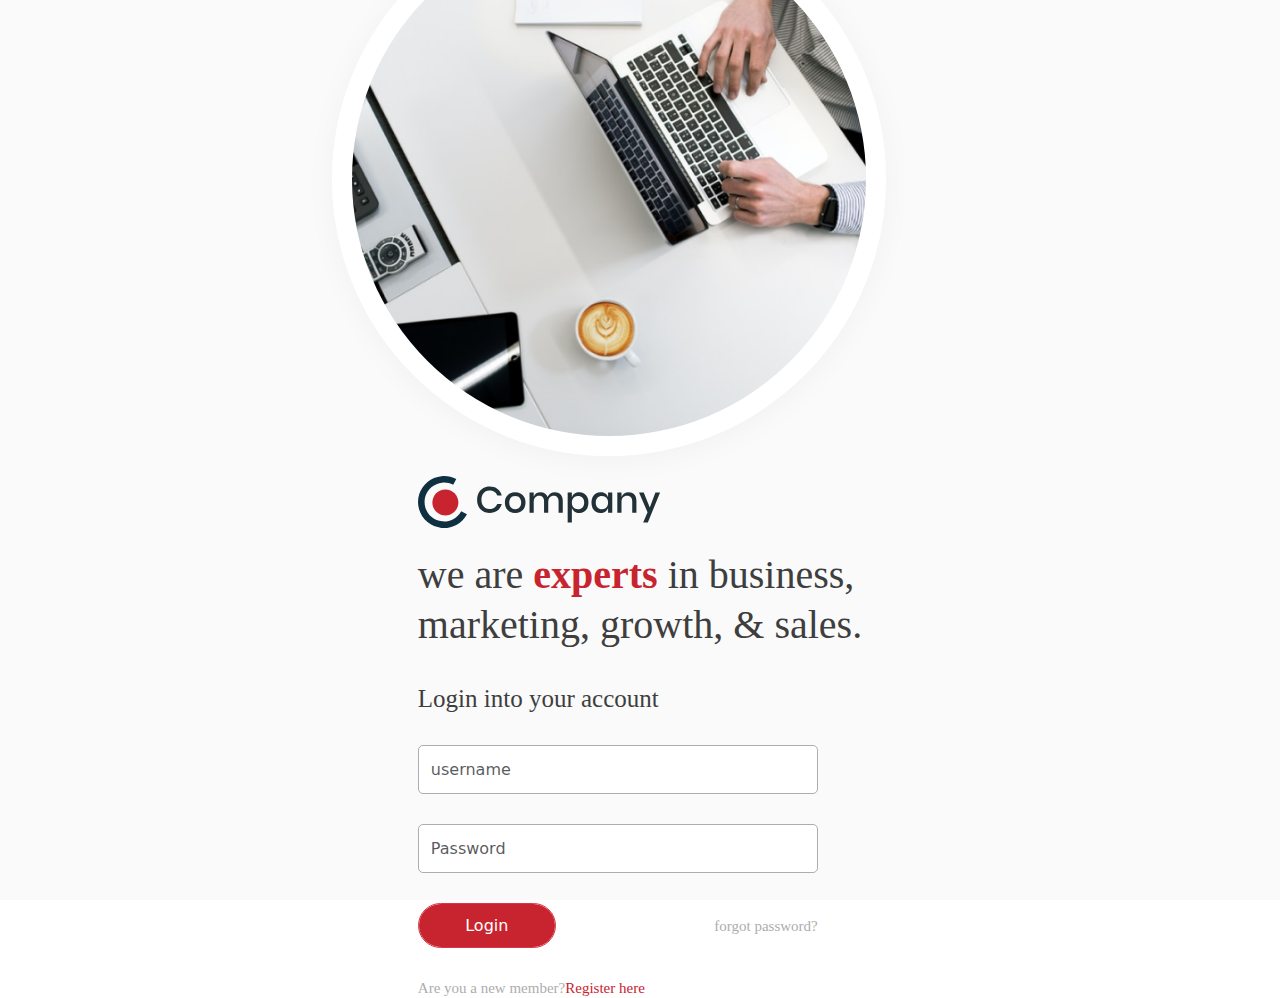
<file: HTML Training Assignment/index.html>
<!DOCTYPE html>
<html lang="en">

<head>
    <meta charset="UTF-8">
    <meta name="viewport" content="width=device-width, initial-scale=1.0">
    <link rel="stylesheet" href="css/bootstrap.min.css">
    <link rel="stylesheet" href="css/style.css">
    <title>Document</title>
</head>

<body>
    <div class="login-container">
        <div class="main-div">
            <div class="left-side">
                <img src="images/hero-image.png" alt="hero-image" id="hero-image">
            </div>

            <div class="right-side">
                <img src="images/logo.svg" alt="company-logo" id="company-logo">

                <div class="hero-text">
                    <div class="line">
                        we are <span class="highlight-hero-text highlight-text">experts</span> in business,
                    </div>
                    <div class="line">
                        marketing, growth, & sales.
                    </div>
                </div>

                <form>
                    <div class="form-text">
                        Login into your account
                    </div>
                    <div class="form-group">
                        <input type="email" class="form-control" id="InputEmail1" placeholder="username">
                    </div>
                    <div class="form-group">
                        <input type="password" class="form-control" id="InputPassword1" placeholder="Password">
                    </div>
                    <div class="login">
                        <a href="dashboard.html" class="btn btn-danger login-btn text-decoration-none text-white d-flex align-items-center justify-content-center">
                            Login
                        </a>

                        <a href="#" class="text-decoration-none forgot-password-btn">forgot password?</a>
                    </div>
                    <div class="register">
                        <div class="register-text">Are you a new member?<a href="#"
                                class="highlight-text text-decoration-none">Register here</a></div>
                    </div>
                </form>

            </div>

        </div>
    </div>

    <script src="js/bootstrap.bundle.min.js"></script>

</body>

</html>
</file>
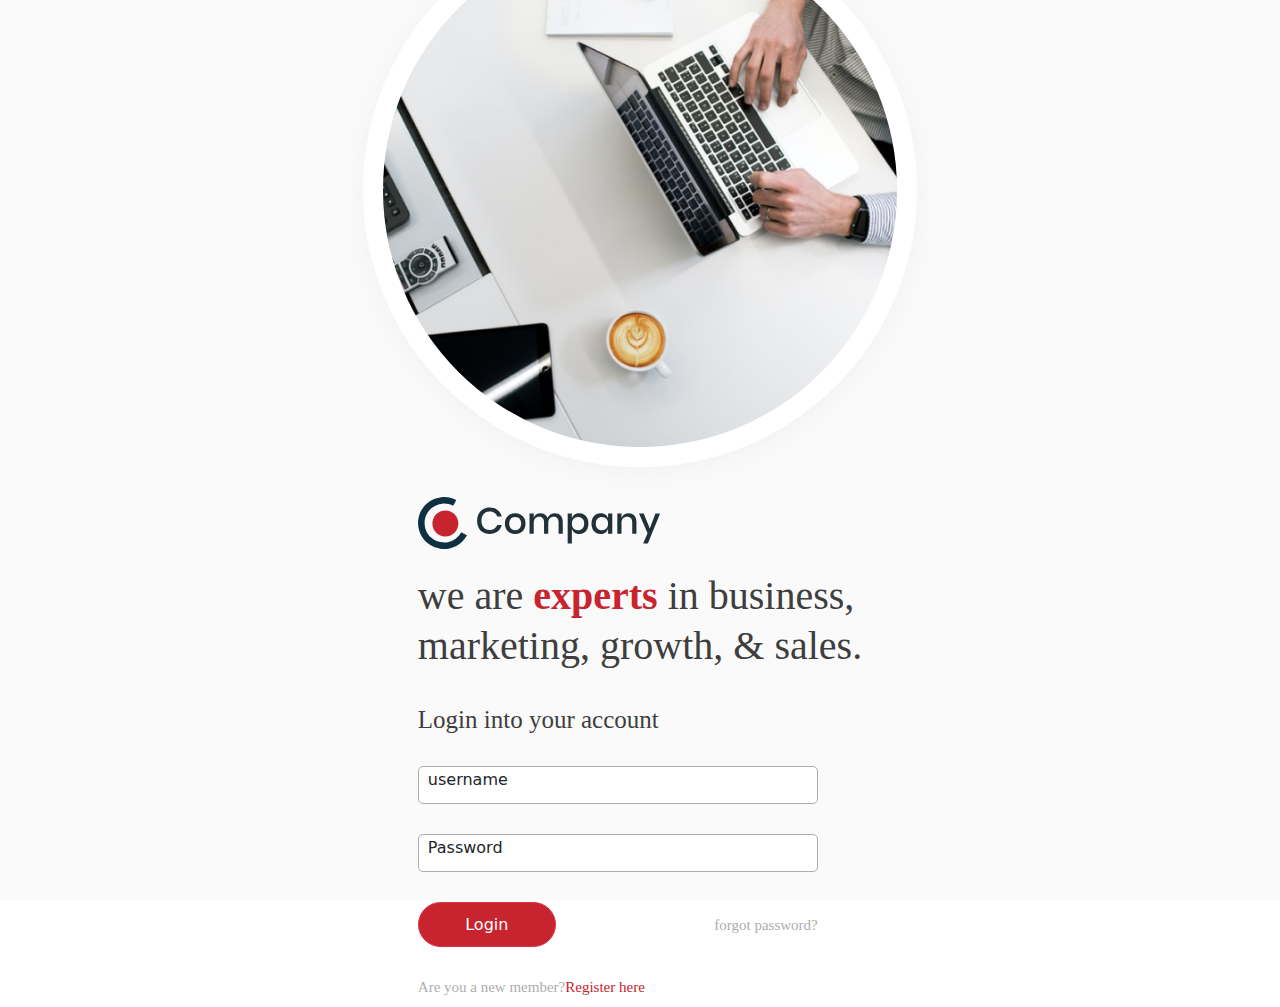
<file: Assignment_tatvasoft-main/Assignment_tatvasoft-main/index.html>
<!DOCTYPE html>
<html lang="en">

<head>
    <meta charset="UTF-8">
    <meta name="viewport" content="width=device-width, initial-scale=1.0">
    <link rel="stylesheet" href="css/bootstrap.min.css">
    <link rel="stylesheet" href="css/style.css">
    <title>Document</title>
</head>

<body>
    <div class="login-container">
        <div class="main-div">
            <div class="left-side">
                <img src="images/hero-image.png" alt="hero-image" id="hero-image">
            </div>

            <div class="right-side">
                <img src="images/logo.svg" alt="company-logo" id="company-logo">

                <div class="hero-text">
                    <div class="line">
                        we are <span class="highlight-hero-text highlight-text">experts</span> in business,
                    </div>
                    <div class="line">
                        marketing, growth, & sales.
                    </div>
                </div>

                <form>
                    <div class="form-text">
                        Login into your account
                    </div>
                    <div class="form-group floated-label">
                        <input type="email" class="form-control" id="login-username">
                        <label for="login-username">username</label>
                    </div>
                    <div class="form-group floated-label">
                        <input type="password" class="form-control" id="login-password">
                        <label for="login-password">Password</label>
                    </div>
                    <div class="login">
                        <a href="dashboard.html" class="btn btn-danger login-btn text-decoration-none text-white d-flex align-items-center justify-content-center">
                            Login
                        </a>

                        <a href="#" class="text-decoration-none forgot-password-btn">forgot password?</a>
                    </div>
                    <div class="register">
                        <div class="register-text">Are you a new member?<a href="#"
                                class="highlight-text text-decoration-none">Register here</a></div>
                    </div>
                </form>

            </div>

        </div>
    </div>

    <script src="js/bootstrap.bundle.min.js"></script>

</body>

</html>
</file>
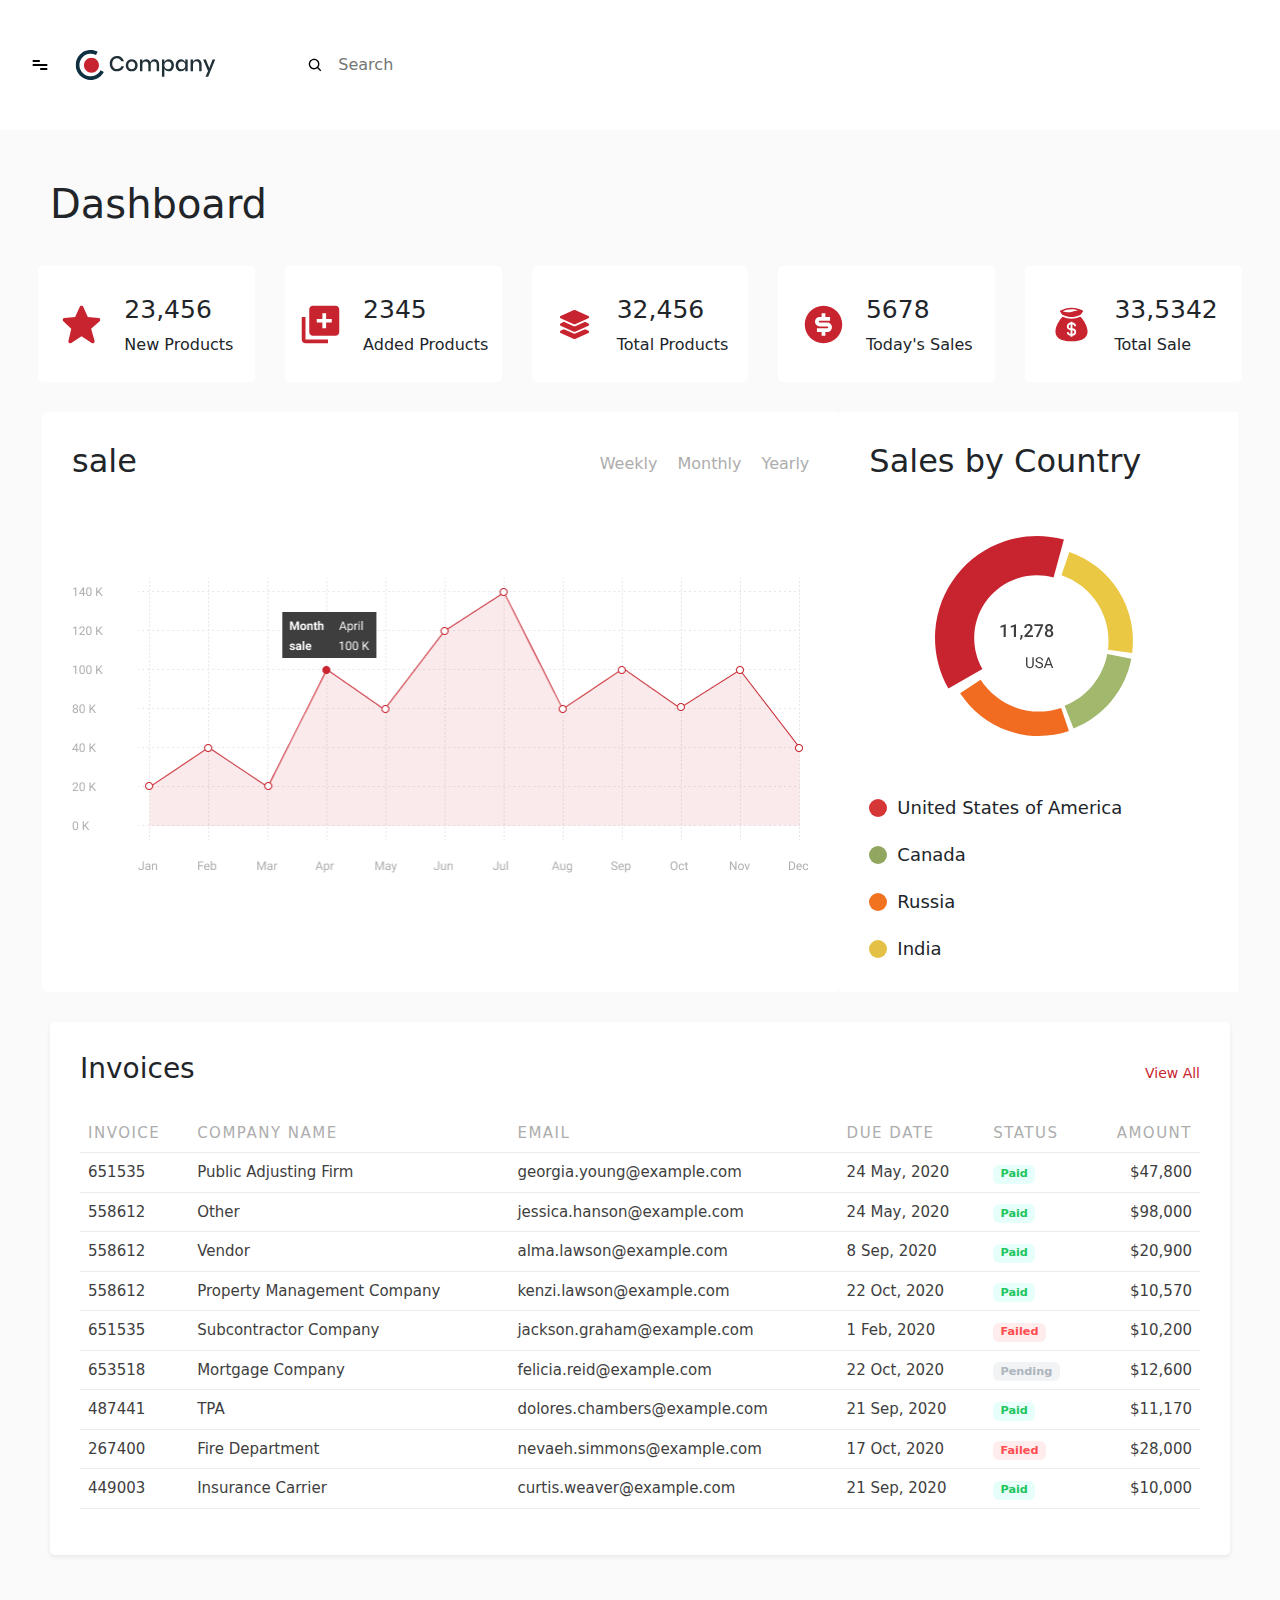
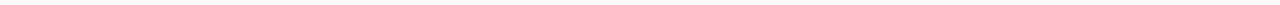
<file: HTML Training Assignment/dashboard.html>
<!DOCTYPE html>
<html lang="en">

<head>
    <meta charset="UTF-8">
    <meta name="viewport" content="width=device-width, initial-scale=1.0">
    <link rel="stylesheet" href="css/bootstrap.min.css">
    <link rel="stylesheet" href="css/dashboard.css">
    <title>Document</title>
</head>

<body>
    <div class="dashboard-container">
        <nav class="nav-container ">
            <div class="nav-left ">
                <img src="images/menu-bar.svg" alt="menu-bar" class="menu-bar" id="menuToggle">
                <img src="images/logo.svg" alt="company-logo" class="company-logo">
            </div>

            
            <div class="nav-center ">
                <img src="images/search-icon.svg" alt="search-icon">
                <input type="text" placeholder="Search" class="nav-input">
            </div>
            <div class="nav-right nav-right-desktop">
                <img src="images/notification-icon.svg" alt="notification-icon" class="notification-icon">
                <img src="images/profile.png" alt="user-profile">

                <div class="profile">
                    <div>John Doe</div>
                    <img src="images/downward-arrow.svg" alt="downward-arrow">
                </div>

            </div>
        </nav>

        <div class="hero-section">
            <div class="side-bar">

                <div class="nav-right nav-right-mobile">
                    <img src="images/notification-icon.svg" alt="notification-icon" class="notification-icon">
                    <img src="images/profile.png" alt="user-profile">
                
                    <div class="profile">
                        <div>John Doe</div>
                        <img src="images/downward-arrow.svg" alt="downward-arrow">
                    </div>
                </div>

                <a href="dashboard.html" id="active-btn" class="btn side-bar-btn">
                    <img src="images/dashboard-default.svg"alt="dashboard-default-icon" class="icon-default">
                    <img src="images/dashboard-active.svg" alt="dashboard-active-icon" class="icon-active">
                    <span>Dashboard</span>
                  </a>
              

                <a href="innerpage.html" class="btn side-bar-btn" type="button">
                    <img src="images/graph-default.svg" alt="analysis-default-icon" class="icon-default">
                    <img src="images/graph-active.svg" alt="analysis-active-icon" class="icon-active">
                    <span class="m-0">Analysis</span>
                </a>

                <a href="#" class="btn side-bar-btn" type="button">
                    <img src="images/inbox-default.svg" alt="inbox-default-icon" class="icon-default">
                    <img src="images/inbox-active.svg" alt="inbox-active-icon" class="icon-active">
                    <span class="m-0">Inbox</span>
                </a>

                <a href="#" class="btn side-bar-btn" type="button">
                    <img src="images/clock-default.svg" alt="history-default-icon" class="icon-default">
                    <img src="images/clock-active.svg" alt="history-active-icon" class="icon-active">
                    <span class="m-0">History</span>
                </a>

                <a href="#" class="btn side-bar-btn" type="button">
                    <img src="images/user-default.svg" alt="user-default-icon" class="icon-default">
                    <img src="images/user-active.svg" alt="user-active-icon" class="icon-active">
                    <span class="m-0">Users</span>
                </a>

                <a href="#" class="btn side-bar-btn" type="button">
                    <img src="images/maintenance-default.svg" alt="maintenance-default-icon" class="icon-default">
                    <img src="images/maintenance-active.svg" alt="maintenance-active-icon" class="icon-active">
                    <span class="m-0">Maintenance</span>
                </a>

                <a href="#" class="btn side-bar-btn" type="button">
                    <img src="images/setting-default.svg" alt="setting-default-icon" class="icon-default">
                    <img src="images/setting-active.svg" alt="setting-active-icon" class="icon-active">
                    <span class="m-0">Setting</span>
                </a>

            </div>

            <div class="dashboard">
                <h1>Dashboard</h1>

                <div class="about row">
                    <div class="col about-boxes">
                        <img src="images/star.svg" alt="star-icon" class="about-box-icons">
                        <div class="about-content">
                            <div id="new-product-numbers" class="about-number">23,456</div>
                            <div>New Products</div>
                        </div>
                    </div>

                    <div class="col about-boxes">
                        <img src="images/new-product.svg" alt="added-product-icon" class="about-box-icons">
                        <div class="about-content">
                            <div id="added-product-number" class="about-number">2345</div>
                            <div>Added Products</div>
                        </div>
                    </div>

                    <div class="col about-boxes ">
                        <img src="images/total-product.svg" alt="total-product-icon" class="about-box-icons">
                        <div class="about-content">
                            <div id="total-product-number" class="about-number">32,456</div>
                            <div>Total Products</div>
                        </div>
                    </div>

                    <div class="col about-boxes">
                        <img src="images/dollar-filled.svg" alt="dollar-icon" class="about-box-icons">
                        <div class="about-content">
                            <div id="today-sale-number" class="about-number">5678</div>
                            <div>Today's Sales</div>
                        </div>
                    </div>

                    <div class="col about-boxes">
                        <img src="images/money-bag.svg" alt="money-bag-icon" class="about-box-icons">
                        <div id="total-sale-number" class="about-content">
                            <div class="about-number">33,5342</div>
                            <div>Total Sale</div>
                        </div>
                    </div>
                </div>

                <div class="summary row gx-3">
                    <div class="graph col-xl-8 col-lg-12">
                        <div class="graph-header">
                            <h2>sale</h2>

                            <div class="graph-time-log">
                                <div class="tab">Weekly</div>
                                <div class="tab">Monthly</div>
                                <div class="tab">Yearly</div>
                              </div>
                              

                        </div>
                        <img src="images/data-graph.png" alt="data-graph" class="w-100">
                    </div>
                    <div class="pie-chart col-xl-4 col-lg-12">
                        <h2 class="pie-chart-header">Sales by Country</h2>

                        
                            <img src="images/pie-chart.svg" alt="pie-chart" class="pie-chart-img">
                            <div class="row country-list">
                            <div class="item">
                                <div class="box" style="background-color: #d63636;"></div>
                                <div>United States of America</div>
                            </div>
                            <div class="item">
                                <div class="box" style="background-color: #91a65e;"></div>
                                <div>Canada</div>
                            </div>
                            <div class="item">
                                <div class="box" style="background-color: #f2731f;"></div>
                                <div>Russia</div>
                            </div>
                            <div class="item">
                                <div class="box" style="background-color: #e4c144;"></div>
                                <div>India</div>
                            </div>
                        </div>
                        
                        

                        <!-- <ul class="country-list">
                            <li class="usa">United States of America</li>
                            <li class="canada">Canada</li>
                            <li class="russia">Russia</li>
                            <li class="india">India</li>
                          </ul>                           -->
                    </div>
                </div>

                <div class="invoice-card shadow-sm">

                    <div class="invoice-header">
                      <h3>Invoices</h3>
                      <a href="#" class="view-all">View All</a>
                    </div>
                
                    <div class="table-responsive">
                      <table class="table table-borderless align-middle">
                        <thead>
                          <tr>
                            <th>INVOICE</th>
                            <th>COMPANY NAME</th>
                            <th>EMAIL</th>
                            <th>DUE DATE</th>
                            <th>STATUS</th>
                            <th class="text-end">AMOUNT</th>
                          </tr>
                        </thead>
                        <tbody>
                          <tr>
                            <td>651535</td>
                            <td>Public Adjusting Firm</td>
                            <td>georgia.young@example.com</td>
                            <td>24 May, 2020</td>
                            <td><span class="badge badge-paid">Paid</span></td>
                            <td class="amount">$47,800</td>
                          </tr>
                
                          <tr>
                            <td>558612</td>
                            <td>Other</td>
                            <td>jessica.hanson@example.com</td>
                            <td>24 May, 2020</td>
                            <td><span class="badge badge-paid">Paid</span></td>
                            <td class="amount">$98,000</td>
                          </tr>
                
                          <tr>
                            <td>558612</td>
                            <td>Vendor</td>
                            <td>alma.lawson@example.com</td>
                            <td>8 Sep, 2020</td>
                            <td><span class="badge badge-paid">Paid</span></td>
                            <td class="amount">$20,900</td>
                          </tr>
                
                          <tr>
                            <td>558612</td>
                            <td>Property Management Company</td>
                            <td>kenzi.lawson@example.com</td>
                            <td>22 Oct, 2020</td>
                            <td><span class="badge badge-paid">Paid</span></td>
                            <td class="amount">$10,570</td>
                          </tr>
                
                          <tr>
                            <td>651535</td>
                            <td>Subcontractor Company</td>
                            <td>jackson.graham@example.com</td>
                            <td>1 Feb, 2020</td>
                            <td><span class="badge badge-failed">Failed</span></td>
                            <td class="amount">$10,200</td>
                          </tr>
                
                          <tr>
                            <td>653518</td>
                            <td>Mortgage Company</td>
                            <td>felicia.reid@example.com</td>
                            <td>22 Oct, 2020</td>
                            <td><span class="badge badge-pending">Pending</span></td>
                            <td class="amount">$12,600</td>
                          </tr>
                
                          <tr>
                            <td>487441</td>
                            <td>TPA</td>
                            <td>dolores.chambers@example.com</td>
                            <td>21 Sep, 2020</td>
                            <td><span class="badge badge-paid">Paid</span></td>
                            <td class="amount">$11,170</td>
                          </tr>
                
                          <tr>
                            <td>267400</td>
                            <td>Fire Department</td>
                            <td>nevaeh.simmons@example.com</td>
                            <td>17 Oct, 2020</td>
                            <td><span class="badge badge-failed">Failed</span></td>
                            <td class="amount">$28,000</td>
                          </tr>
                
                          <tr>
                            <td>449003</td>
                            <td>Insurance Carrier</td>
                            <td>curtis.weaver@example.com</td>
                            <td>21 Sep, 2020</td>
                            <td><span class="badge badge-paid">Paid</span></td>
                            <td class="amount">$10,000</td>
                          </tr>
                        </tbody>
                      </table>

                    </div>

            </div>

        </div>
    </div>

    </div>



    <script src="js/bootstrap.bundle.min.js"></script>
    <script src="js/custome.js"></script>

</body>

</html>
</file>
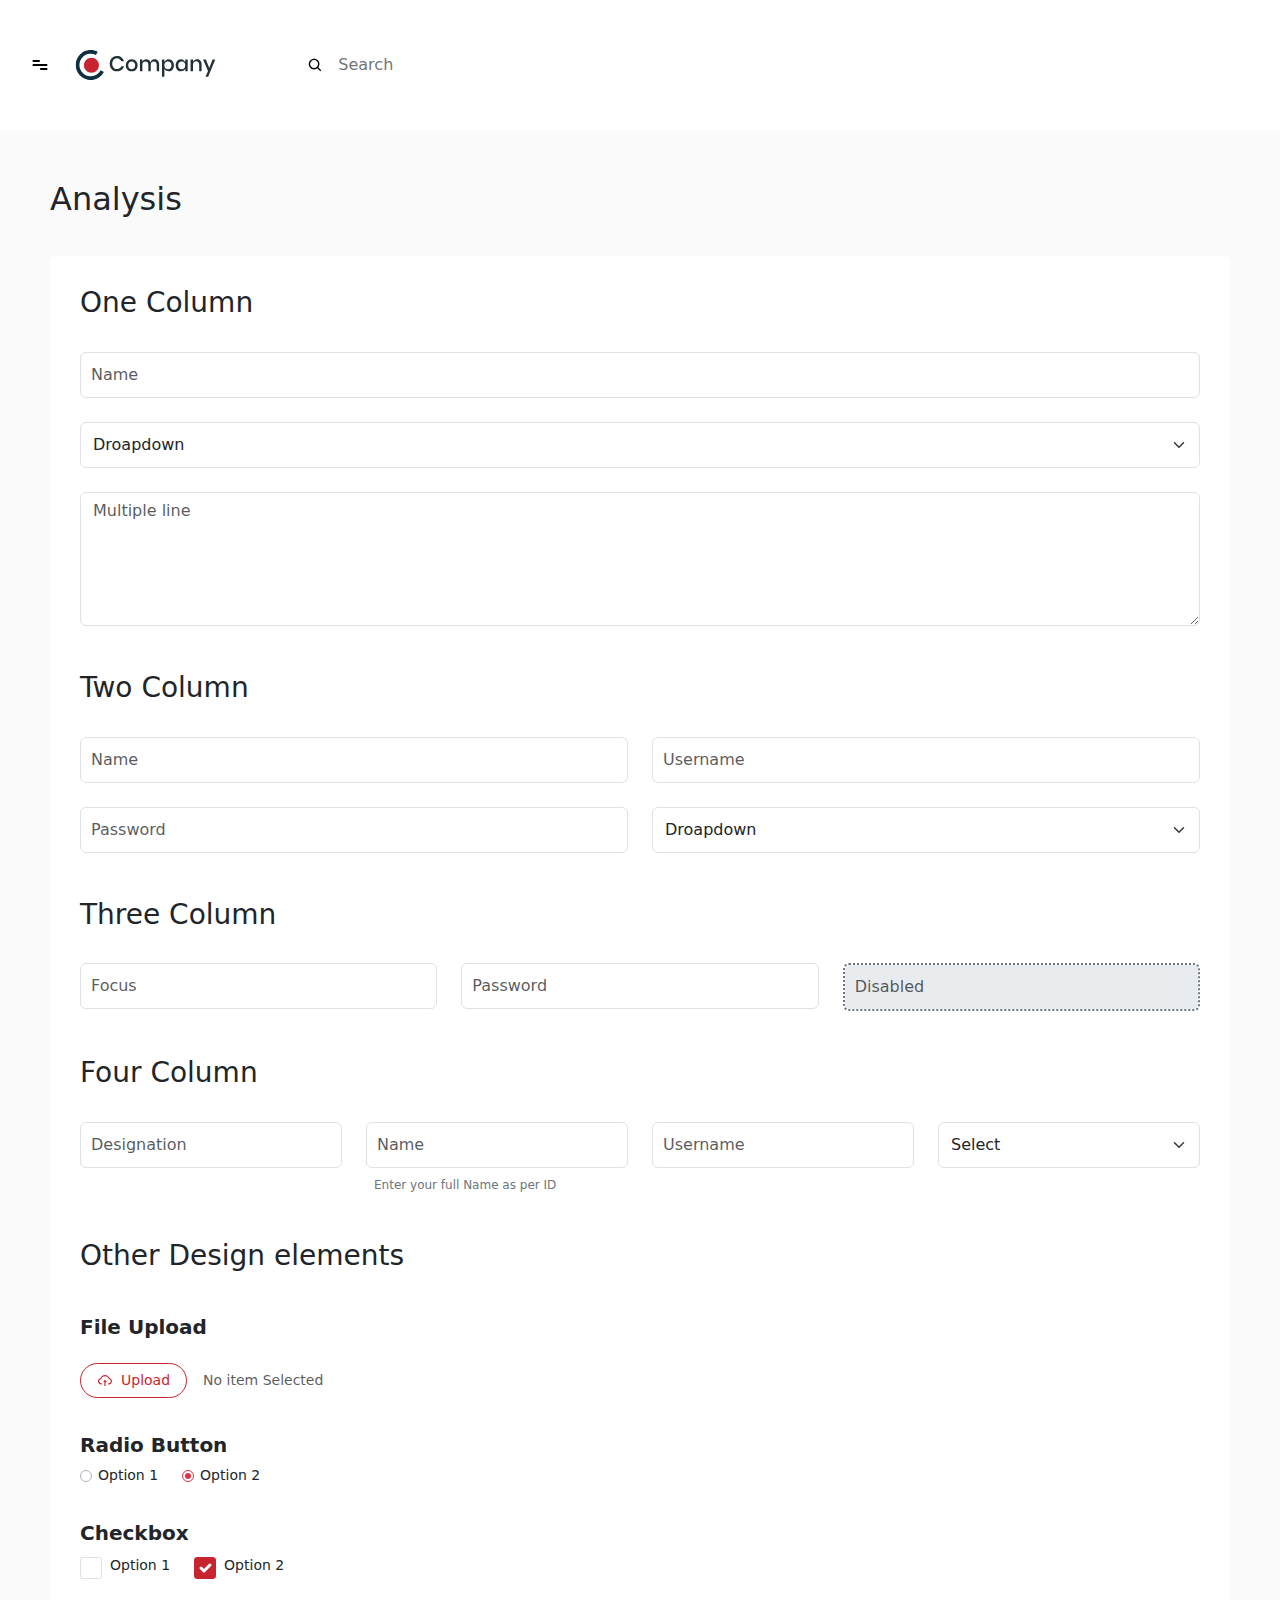
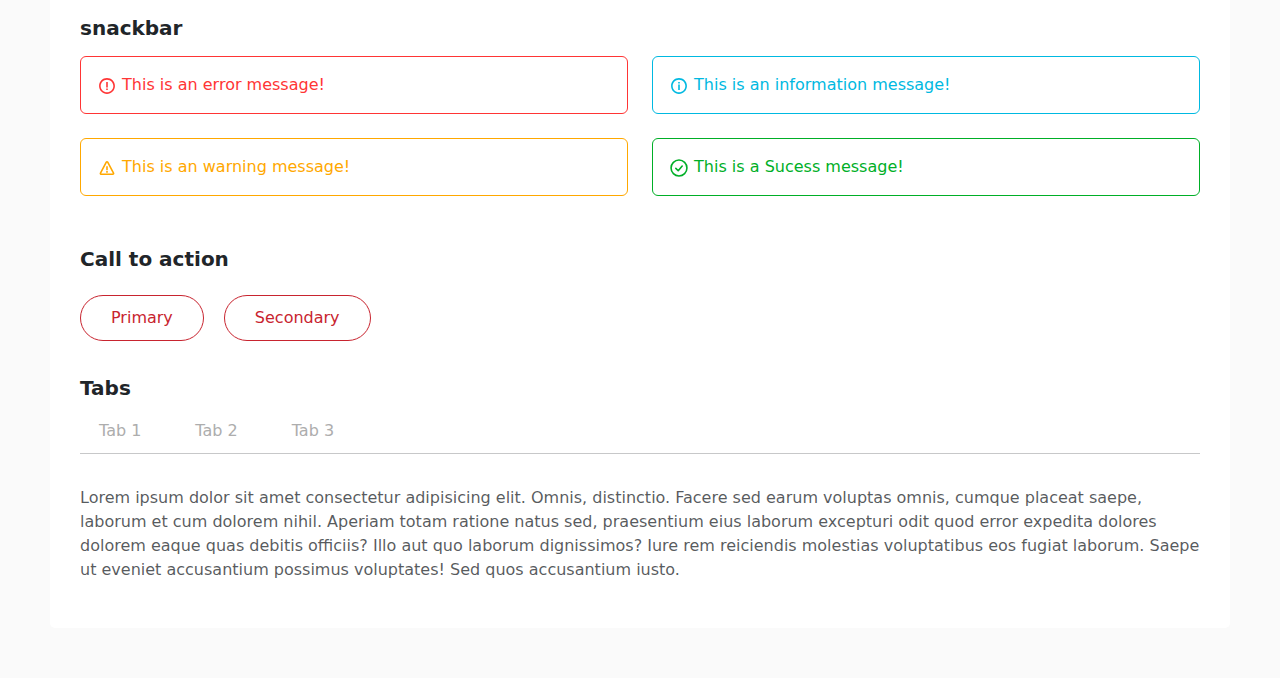
<file: HTML Training Assignment/innerpage.html>
<!DOCTYPE html>
<html lang="en">
<head>
    <meta charset="UTF-8">
    <meta name="viewport" content="width=device-width, initial-scale=1.0">
    <link rel="stylesheet" href="css/bootstrap.min.css">
    <link rel="stylesheet" href="css/innerpage.css">
    <title>Inner-page</title>
</head>
<body>
    <div class="inner-container">
        <nav class="nav-container ">
            <div class="nav-left ">
                <img src="images/menu-bar.svg" alt="menu-bar" class="menu-bar" id="menuToggle">
                <img src="images/logo.svg" alt="company-logo" class="company-logo">
            </div>
            <div class="nav-center ">
                <img src="images/search-icon.svg" alt="search-icon">
                <input type="text" placeholder="Search" class="nav-input">
            </div>


            <div class="nav-right nav-right-desktop">
                <img src="images/notification-icon.svg" alt="notification-icon" class="notification-icon">
                <img src="images/profile.png" alt="user-profile">

                <div class="profile">
                    <div>John Doe</div>
                    <img src="images/downward-arrow.svg" alt="downward-arrow">
                </div>
            </div>
        </nav>

        <div class="hero-section">
            <div class="side-bar">

              <div class="nav-right nav-right-mobile">
                <img src="images/notification-icon.svg" alt="notification-icon" class="notification-icon">
                <img src="images/profile.png" alt="user-profile">
            
                <div class="profile">
                    <div>John Doe</div>
                    <img src="images/downward-arrow.svg" alt="downward-arrow">
                </div>
            </div>
                <a href="dashboard.html" class="btn side-bar-btn" type="button">
                    <img src="images/dashboard-default.svg" alt="dashboard-default-icon" class="icon-default">
                    <img src="images/dashboard-active.svg" alt="dashboard-active-icon" class="icon-active">
                    <span class="m-0">Dashboard</span>
                </a>

                <a href="innerpage.html" class="btn side-bar-btn " id="active-btn" type="button">
                    <img src="images/graph-default.svg" alt="analysis-default-icon" class="icon-default">
                    <img src="images/graph-active.svg" alt="analysis-active-icon" class="icon-active">
                    <span class="m-0">Analysis</span>
                </a>

                <a href="#" class="btn side-bar-btn" type="button">
                    <img src="images/inbox-default.svg" alt="inbox-default-icon" class="icon-default">
                    <img src="images/inbox-active.svg" alt="inbox-active-icon" class="icon-active">
                    <span class="m-0">Inbox</span>
                </a>

                <a href="#" class="btn side-bar-btn" type="button">
                    <img src="images/clock-default.svg" alt="history-default-icon" class="icon-default">
                    <img src="images/clock-active.svg" alt="history-active-icon" class="icon-active">
                    <span class="m-0">History</span>
                </a>

                <a href="#" class="btn side-bar-btn" type="button">
                    <img src="images/user-default.svg" alt="user-default-icon" class="icon-default">
                    <img src="images/user-active.svg" alt="user-active-icon" class="icon-active">
                    <span class="m-0">Users</span>
                </a>

                <a href="#" class="btn side-bar-btn" type="button">
                    <img src="images/maintenance-default.svg" alt="maintenance-default-icon" class="icon-default">
                    <img src="images/maintenance-active.svg" alt="maintenance-active-icon" class="icon-active">
                    <span class="m-0">Maintenance</span>
                </a>

                <a href="#" class="btn side-bar-btn" type="button">
                    <img src="images/setting-default.svg" alt="setting-default-icon" class="icon-default">
                    <img src="images/setting-active.svg" alt="setting-active-icon" class="icon-active">
                    <span class="m-0">Setting</span>
                </a>

            </div>

          <div class="dashboard">
            <h2>Analysis</h2>

            <div class="form-container">
                <div class="row gy-4 one-column">
                <h3>One Column</h3>
                        <div class="col-12">
                          <input type="text" class="form-control" placeholder="Name" >
                        </div>
                        <div class="col-12">
                            <select class="form-select col-12 droapdown">
                                <option selected>Droapdown</option>
                                <option value="1">One</option>
                                <option value="2">Two</option>
                                <option value="3">Three</option>
                              </select>
                        </div> 
                        <div class="col-12">
                            <textarea class="form-control" id="" placeholder="Multiple line" rows="5"></textarea>
                        </div>
                </div>
                <div class="row gy-4 two-column">
                    <h3>Two Column</h3>
                    <div class="col-6">
                        <input type="text" class="form-control" placeholder="Name" >
                      </div>
                      <div class="col-6">
                        <input type="text" class="form-control" placeholder="Username" >
                      </div>
                      <div class="col-6">
                        <input type="password" class="form-control" placeholder="Password" >
                      </div>
                      <div class="col-6">
                        <select class="form-select col-12 droapdown">
                            <option selected>Droapdown</option>
                            <option value="1">One</option>
                            <option value="2">Two</option>
                            <option value="3">Three</option>
                          </select>
                    </div> 
                </div>

                <div class="row gy-4 three-column">
                    <h3>Three Column</h3>
                    <div class="col-4">
                        <input type="text" class="form-control" placeholder="Focus" >
                      </div>
                      <div class="col-4">
                        <input type="password" class="form-control" placeholder="Password" >
                      </div>
                    <div class="col-4">
                        <input type="text" class="form-control border-dotted" placeholder="Disabled" disabled>
                      </div>
                </div>
                <div class="row gy-4 four-column">
                    <h3>Four Column</h3>
                    <div class="col-3">
                        <input type="text" class="form-control" placeholder="Designation" >
                      </div>
                    
                      <div class="col-3">
                        <input type="text" class="form-control" placeholder="Name" >
                        <div class="mt-2 ms-2 text-secondary" style="font-size:12px;">
                          Enter your full Name as per ID
                        </div>
                      </div>
                    <div class="col-3">
                        <input type="text" class="form-control" placeholder="Username" >
                      </div>
                      <div class="col-3">
                        <select class="form-select col-12 droapdown">
                            <option selected>Select</option>
                            <option value="1">One</option>
                            <option value="2">Two</option>
                            <option value="3">Three</option>
                          </select>
                    </div> 
                </div>

                <div class="other-element">
                    <h3>Other Design elements</h3>

                      <div class="file-upload">
                        <h4 class="fw-semibold fs-5">File Upload</h4>
                      
                        <div class="d-flex align-items-center gap-3 mt-4">
                          
                          <input type="file" id="uploadFile" class="d-none">
                      
        
                          <label for="uploadFile" class="upload-btn d-flex align-items-center gap-2">
                            <img src="images/cloud-upload-icon.svg" alt="upload" width="16">
                            <span>Upload</span>
                          </label>

                          <span class="text-muted small">No item Selected</span>
                        </div>
                      </div>

                      <div class="radio-btn">
                        <h4 class="fw-semibold fs-5">Radio Button</h4>
                      
                        <div class="d-flex gap-4">
                          <label class="custom-radio">
                            <input type="radio" name="radioOption">
                            <span></span>
                            Option 1
                          </label>
                      
                          <label class="custom-radio">
                            <input type="radio" name="radioOption" checked>
                            <span></span>
                            Option 2
                          </label>
                        </div>
                      </div>

                      <div class="checkbox">
                        <h4 class="fw-semibold fs-5">Checkbox</h4>
                      
                        <div class="d-flex gap-4 align-items-center">
                          
                          <div class="form-check custom-check">
                            <input class="form-check-input" type="checkbox" id="opt1">
                            <label class="form-check-label" for="opt1">Option 1</label>
                          </div>
                      
                          <div class="form-check custom-check">
                            <input class="form-check-input" type="checkbox" id="opt2" checked>
                            <label class="form-check-label" for="opt2">Option 2</label>
                          </div>
                        </div>
                      </div>

                      <div class="snackbar-container">
                        <div class="row gy-2 gx-4 snackbar">
                          <h4 class="fw-semibold fs-5">snackbar</h4>
                      
                          <div class="col-6 ">
                            
                            <div class="alert alert-danger" style="background:#fff; border:1px solid #FF3535; color:#FF3535;">
                              <img src="images/error-icon.svg" alt="error-icon">
                              This is an error message!
                            </div>
                          </div>
                          <div class="col-6">
                            <div class="alert alert-danger" style="background:#fff; border:1px solid #00B9E1; color:#00B9E1;">
                              <img src="images/info-icon.svg" alt="info-icon" >
                              This is an information message!</div>
                          </div>
                          <div class="col-6">
                            <div class="alert alert-danger" style="background:#fff; border:1px solid #FFA800; color:#FFA800;">
                              <img src="images/warning-icon.svg" alt="warning-icon">
                              This is an warning message!
                            </div>
                          </div>
                          <div class="col-6">
                            <div class="alert alert-danger" style="background:#fff; border:1px solid #00AF27; color:#00AF27;">
                              <img src="images/success-icon.svg" alt="success-icon">
                              This is a Sucess message!
                            </div>
                          </div>
                        </div>
                      </div>

                      <div class="call-to-action">
                        <h4 class="fw-semibold fs-5 mb-4">Call to action</h4>
                        <div class="call-to-action-btn-container">
                        <button type="button" class="btn call-to-action-btn">Primary</button>
                        <button type="button" class="btn call-to-action-btn">Secondary</button>
                        </div>
                      </div>

                      <div class="tab-section">
                        <h4 class="fw-semibold fs-5">Tabs</h4>
                        <ul class="nav nav-tabs border-0">
                          <li class="nav-tab-item test me-3">
                            <button class="nav-link  border-0">
                              Tab 1
                            </button>
                          </li>
                          <li class="nav-tab-item test me-3">
                            <button class="nav-link border-0">
                              Tab 2
                            </button>
                          </li>
                          <li class="nav-tab-item test me-3">
                            <button class="nav-link border-0">
                              Tab 3
                            </button>
                          </li>
                        </ul>
                        
                        <hr class="mt-0">
                        
                        <!-- Content -->
                        <div class="pt-3">
                          <p class="text-muted">
                            Lorem ipsum dolor sit amet consectetur adipisicing elit. Omnis, distinctio. Facere sed earum voluptas omnis, cumque placeat saepe, laborum et cum dolorem nihil. Aperiam totam ratione natus sed, praesentium eius laborum excepturi odit quod error expedita dolores dolorem eaque quas debitis officiis? Illo aut quo laborum dignissimos? Iure rem reiciendis molestias voluptatibus eos fugiat laborum. Saepe ut eveniet accusantium possimus voluptates! Sed quos accusantium iusto.
                          </p>
                        </div>

                      </div>
                      
                </div>

            </div>
          </div>

    </div>
        
    </div>

    <script src="js/bootstrap.bundle.min.js"></script>
    <script src="js/custome.js"></script>
    
</body>
</html>
</file>
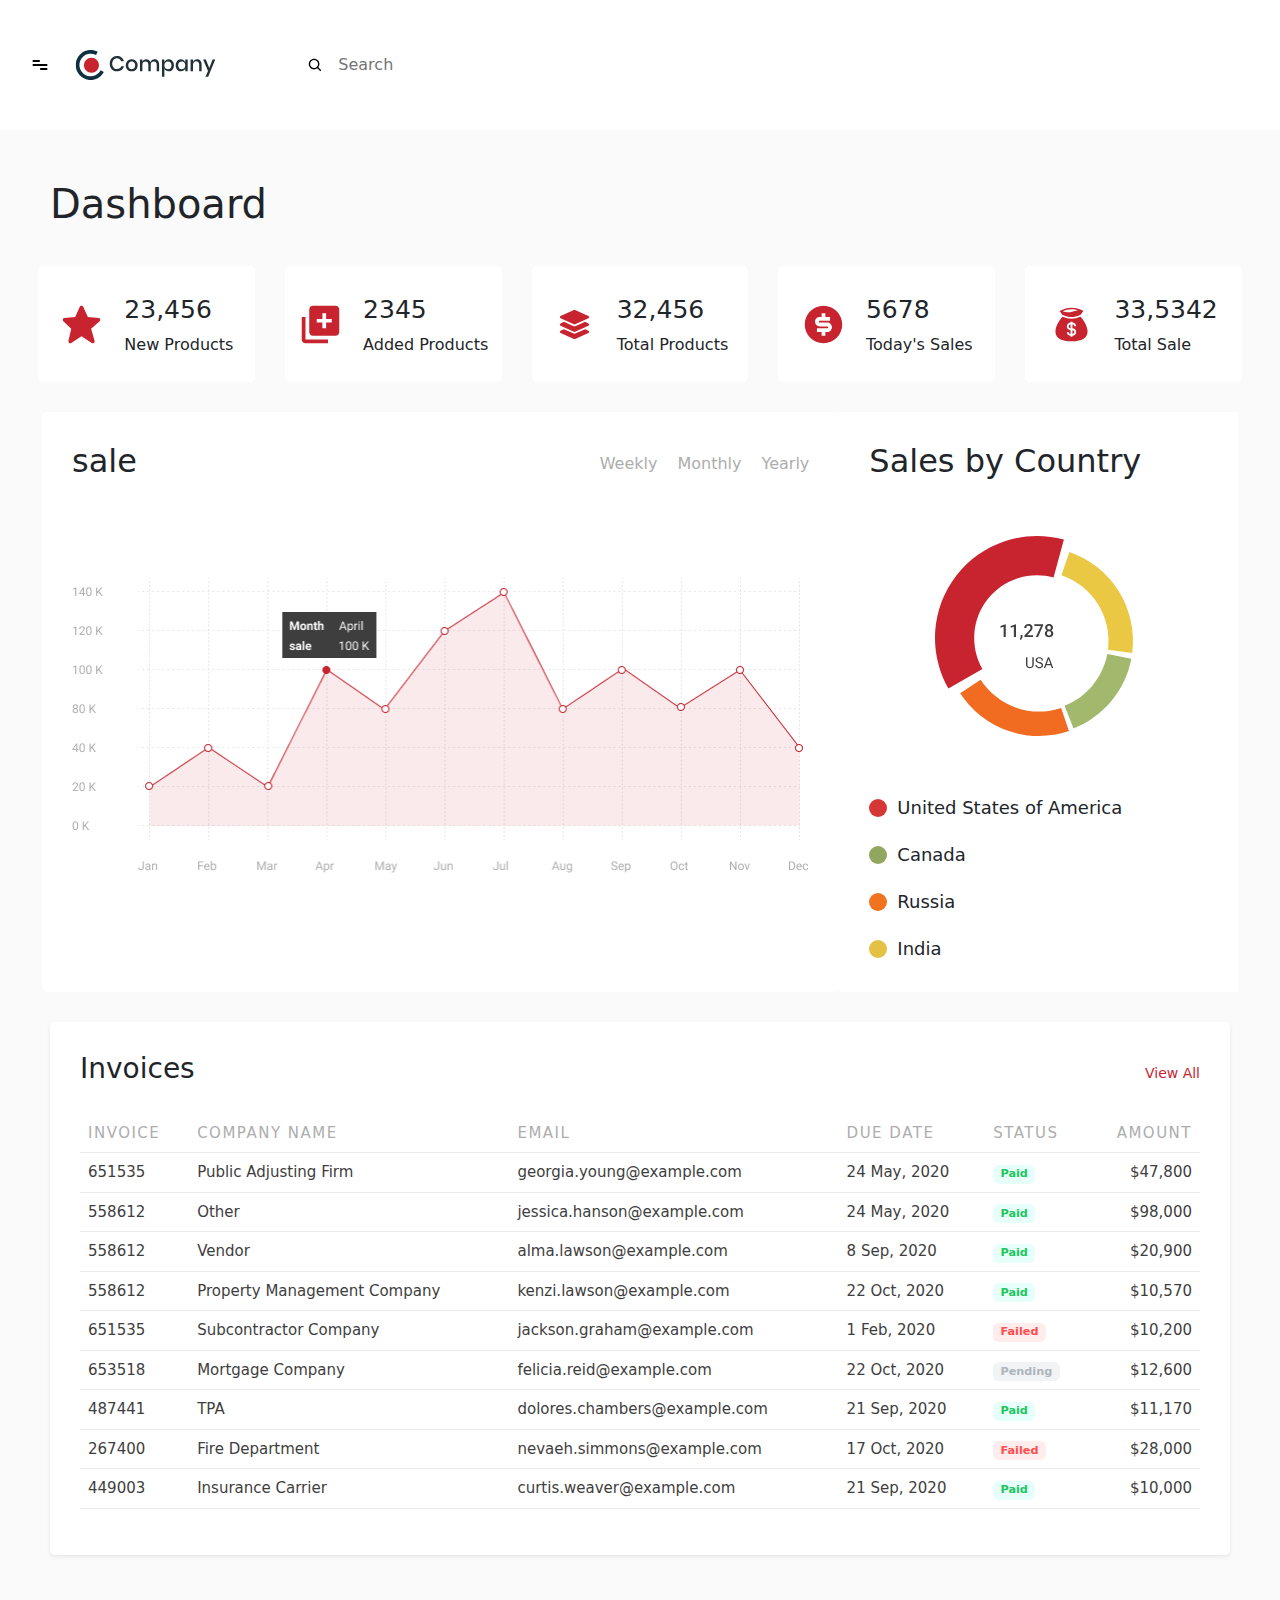
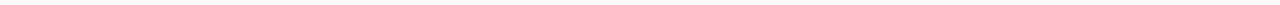
<file: Assignment_tatvasoft-main/Assignment_tatvasoft-main/dashboard.html>
<!DOCTYPE html>
<html lang="en">

<head>
    <meta charset="UTF-8">
    <meta name="viewport" content="width=device-width, initial-scale=1.0">
    <link rel="stylesheet" href="css/bootstrap.min.css">
    <link rel="stylesheet" href="css/dashboard.css">
    <title>Document</title>
</head>

<body>
    <div class="dashboard-container">
        <nav class="nav-container ">
            <div class="nav-left ">
                <img src="images/menu-bar.svg" alt="menu-bar" class="menu-bar" id="menuToggle">
                <img src="images/logo.svg" alt="company-logo" class="company-logo">
            </div>

            
            <div class="nav-center ">
                <img src="images/search-icon.svg" alt="search-icon">
                <input type="text" placeholder="Search" class="nav-input">
            </div>
            <div class="nav-right nav-right-desktop">
                <img src="images/notification-icon.svg" alt="notification-icon" class="notification-icon">
                <img src="images/profile.png" alt="user-profile" class="user-profile-img">

                <div class="profile">
                    <div>John Doe</div>
                    <img src="images/downward-arrow.svg" alt="downward-arrow">
                </div>

            </div>
        </nav>

        <div class="hero-section">
            <div class="side-bar">
                <div class="nav-right nav-right-mobile">
                    <img src="images/notification-icon.svg" alt="notification-icon" class="notification-icon">
                    <img src="images/profile.png" alt="user-profile" class="user-profile-img"> 
                
                    <div class="profile">
                        <div>John Doe</div>
                        <img src="images/downward-arrow.svg" alt="downward-arrow">
                    </div>
                </div>

                <a href="dashboard.html" id="active-btn" class="btn side-bar-btn" type="button">
                    <img src="images/dashboard-default.svg"alt="dashboard-default-icon" class="icon-default">
                    <img src="images/dashboard-active.svg" alt="dashboard-active-icon" class="icon-active">
                    <span class="m-0">Dashboard</span>
                  </a>
              

                <a href="innerpage.html" class="btn side-bar-btn" type="button">
                    <img src="images/graph-default.svg" alt="analysis-default-icon" class="icon-default">
                    <img src="images/graph-active.svg" alt="analysis-active-icon" class="icon-active">
                    <span class="m-0">Analysis</span>
                </a>

                <a href="#" class="btn side-bar-btn" type="button">
                    <img src="images/inbox-default.svg" alt="inbox-default-icon" class="icon-default">
                    <img src="images/inbox-active.svg" alt="inbox-active-icon" class="icon-active">
                    <span class="m-0">Inbox</span>
                </a>

                <a href="#" class="btn side-bar-btn" type="button">
                    <img src="images/clock-default.svg" alt="history-default-icon" class="icon-default">
                    <img src="images/clock-active.svg" alt="history-active-icon" class="icon-active">
                    <span class="m-0">History</span>
                </a>

                <a href="#" class="btn side-bar-btn" type="button">
                    <img src="images/user-default.svg" alt="user-default-icon" class="icon-default">
                    <img src="images/user-active.svg" alt="user-active-icon" class="icon-active">
                    <span class="m-0">Users</span>
                </a>

                <a href="#" class="btn side-bar-btn" type="button">
                    <img src="images/maintenance-default.svg" alt="maintenance-default-icon" class="icon-default">
                    <img src="images/maintenance-active.svg" alt="maintenance-active-icon" class="icon-active">
                    <span class="m-0">Maintenance</span>
                </a>

                <a href="#" class="btn side-bar-btn" type="button">
                    <img src="images/setting-default.svg" alt="setting-default-icon" class="icon-default">
                    <img src="images/setting-active.svg" alt="setting-active-icon" class="icon-active">
                    <span class="m-0">Setting</span>
                </a>

            </div>

            <div class="dashboard">
                <h1>Dashboard</h1>

                <div class="about row">
                    <div class="col about-boxes">
                        <img src="images/star.svg" alt="star-icon" class="about-box-icons">
                        <div class="about-content">
                            <div id="new-product-numbers" class="about-number">23,456</div>
                            <div>New Products</div>
                        </div>
                    </div>

                    <div class="col about-boxes">
                        <img src="images/new-product.svg" alt="added-product-icon" class="about-box-icons">
                        <div class="about-content">
                            <div id="added-product-number" class="about-number">2345</div>
                            <div>Added Products</div>
                        </div>
                    </div>

                    <div class="col about-boxes ">
                        <img src="images/total-product.svg" alt="total-product-icon" class="about-box-icons">
                        <div class="about-content">
                            <div id="total-product-number" class="about-number">32,456</div>
                            <div>Total Products</div>
                        </div>
                    </div>

                    <div class="col about-boxes">
                        <img src="images/dollar-filled.svg" alt="dollar-icon" class="about-box-icons">
                        <div class="about-content">
                            <div id="today-sale-number" class="about-number">5678</div>
                            <div>Today's Sales</div>
                        </div>
                    </div>

                    <div class="col about-boxes">
                        <img src="images/money-bag.svg" alt="money-bag-icon" class="about-box-icons">
                        <div id="total-sale-number" class="about-content">
                            <div class="about-number">33,5342</div>
                            <div>Total Sale</div>
                        </div>
                    </div>
                </div>

                <div class="summary row gx-3">
                    <div class="graph col-xl-8 col-lg-12">
                        <div class="graph-header">
                            <h2>sale</h2>

                            <div class="graph-time-log">
                                <div class="tab">Weekly</div>
                                <div class="tab">Monthly</div>
                                <div class="tab">Yearly</div>
                              </div>
                              

                        </div>
                        <img src="images/data-graph.png" alt="data-graph" class="w-100">
                    </div>
                    <div class="pie-chart col-xl-4 col-lg-12">
                        <h2 class="pie-chart-header">Sales by Country</h2>

                            <img src="images/pie-chart.svg" alt="pie-chart" class="pie-chart-img">
                            <div class="row country-list">
                            <div class="col item">
                                <div class="box" style="background-color: #d63636;"></div>
                                <div>United States of America</div>
                            </div>
                            <div class="col item">
                                <div class="box" style="background-color: #91a65e;"></div>
                                <div>Canada</div>
                            </div>
                            <div class="col item">
                                <div class="box" style="background-color: #f2731f;"></div>
                                <div>Russia</div>
                            </div>
                            <div class="col item">
                                <div class="box" style="background-color: #e4c144;"></div>
                                <div>India</div>
                            </div>
                        </div>
                    </div>
                </div>

                <div class="invoice-card shadow-sm">

                    <div class="invoice-header">
                      <h3>Invoices</h3>
                      <a href="#" class="view-all">View All</a>
                    </div>
                
                    <div class="table-responsive">
                      <table class="table table-borderless align-middle">
                        <thead>
                          <tr>
                            <th>INVOICE</th>
                            <th>COMPANY NAME</th>
                            <th>EMAIL</th>
                            <th>DUE DATE</th>
                            <th>STATUS</th>
                            <th class="text-end">AMOUNT</th>
                          </tr>
                        </thead>
                        <tbody>
                          <tr>
                            <td>651535</td>
                            <td>Public Adjusting Firm</td>
                            <td>georgia.young@example.com</td>
                            <td>24 May, 2020</td>
                            <td><span class="badge badge-paid">Paid</span></td>
                            <td class="amount">$47,800</td>
                          </tr>
                
                          <tr>
                            <td>558612</td>
                            <td>Other</td>
                            <td>jessica.hanson@example.com</td>
                            <td>24 May, 2020</td>
                            <td><span class="badge badge-paid">Paid</span></td>
                            <td class="amount">$98,000</td>
                          </tr>
                
                          <tr>
                            <td>558612</td>
                            <td>Vendor</td>
                            <td>alma.lawson@example.com</td>
                            <td>8 Sep, 2020</td>
                            <td><span class="badge badge-paid">Paid</span></td>
                            <td class="amount">$20,900</td>
                          </tr>
                
                          <tr>
                            <td>558612</td>
                            <td>Property Management Company</td>
                            <td>kenzi.lawson@example.com</td>
                            <td>22 Oct, 2020</td>
                            <td><span class="badge badge-paid">Paid</span></td>
                            <td class="amount">$10,570</td>
                          </tr>
                
                          <tr>
                            <td>651535</td>
                            <td>Subcontractor Company</td>
                            <td>jackson.graham@example.com</td>
                            <td>1 Feb, 2020</td>
                            <td><span class="badge badge-failed">Failed</span></td>
                            <td class="amount">$10,200</td>
                          </tr>
                
                          <tr>
                            <td>653518</td>
                            <td>Mortgage Company</td>
                            <td>felicia.reid@example.com</td>
                            <td>22 Oct, 2020</td>
                            <td><span class="badge badge-pending">Pending</span></td>
                            <td class="amount">$12,600</td>
                          </tr>
                
                          <tr>
                            <td>487441</td>
                            <td>TPA</td>
                            <td>dolores.chambers@example.com</td>
                            <td>21 Sep, 2020</td>
                            <td><span class="badge badge-paid">Paid</span></td>
                            <td class="amount">$11,170</td>
                          </tr>
                
                          <tr>
                            <td>267400</td>
                            <td>Fire Department</td>
                            <td>nevaeh.simmons@example.com</td>
                            <td>17 Oct, 2020</td>
                            <td><span class="badge badge-failed">Failed</span></td>
                            <td class="amount">$28,000</td>
                          </tr>
                
                          <tr>
                            <td>449003</td>
                            <td>Insurance Carrier</td>
                            <td>curtis.weaver@example.com</td>
                            <td>21 Sep, 2020</td>
                            <td><span class="badge badge-paid">Paid</span></td>
                            <td class="amount">$10,000</td>
                          </tr>
                        </tbody>
                      </table>

                    </div>

            </div>

        </div>
    </div>

    </div>



    <script src="js/bootstrap.bundle.min.js"></script>
    <script src="js/custome.js"></script>

</body>

</html>
</file>
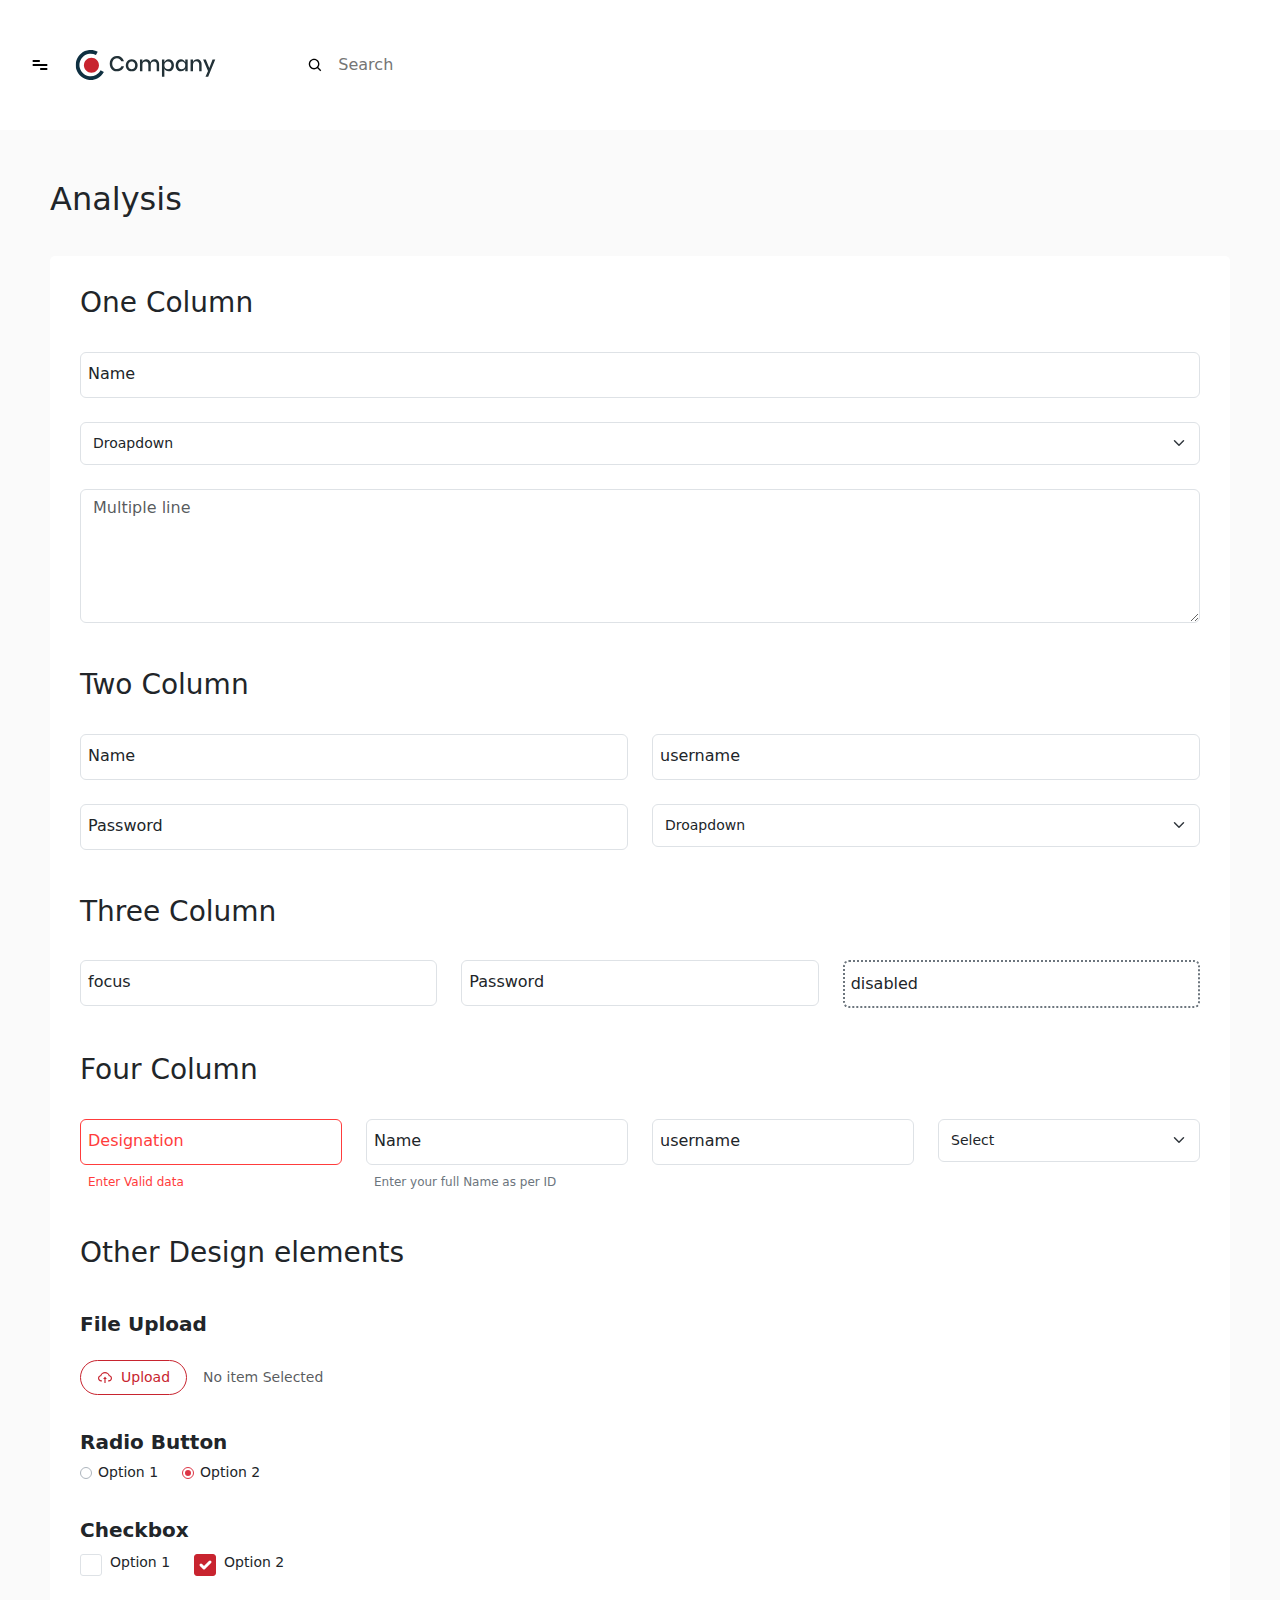
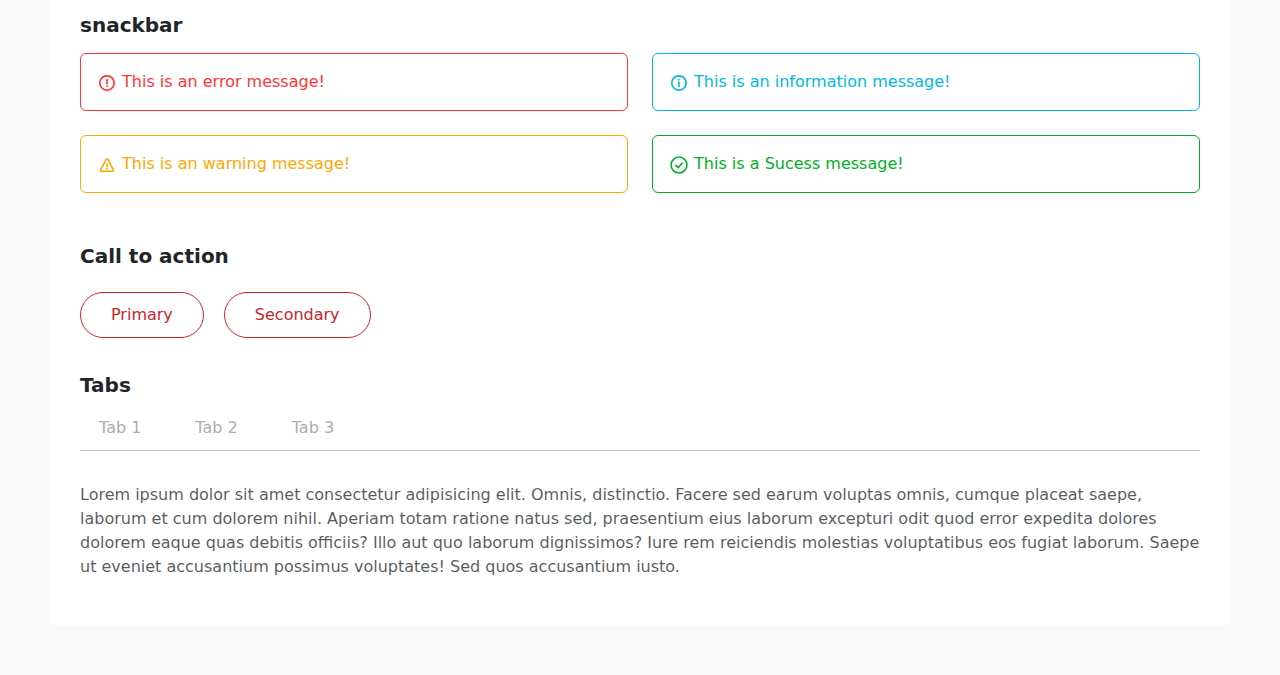
<file: Assignment_tatvasoft-main/Assignment_tatvasoft-main/innerpage.html>
<!DOCTYPE html>
<html lang="en">
<head>
    <meta charset="UTF-8">
    <meta name="viewport" content="width=device-width, initial-scale=1.0">
    <link rel="stylesheet" href="css/bootstrap.min.css">
    <link rel="stylesheet" href="css/innerpage.css">
    <title>Inner-page</title>
</head>
<body>
    <div class="inner-container">
        <nav class="nav-container ">
            <div class="nav-left ">
                <img src="images/menu-bar.svg" alt="menu-bar" class="menu-bar" id="menuToggle">
                <img src="images/logo.svg" alt="company-logo" class="company-logo">
            </div>
            <div class="nav-center ">
                <img src="images/search-icon.svg" alt="search-icon">
                <input type="text" placeholder="Search" class="nav-input">
            </div>


            <div class="nav-right nav-right-desktop">
                <img src="images/notification-icon.svg" alt="notification-icon" class="notification-icon">
                <img src="images/profile.png" alt="user-profile">

                <div class="profile">
                    <div>John Doe</div>
                    <img src="images/downward-arrow.svg" alt="downward-arrow">
                </div>
            </div>
        </nav>

        <div class="hero-section">
            <div class="side-bar">

              <div class="nav-right nav-right-mobile">
                <img src="images/notification-icon.svg" alt="notification-icon" class="notification-icon">
                <img src="images/profile.png" alt="user-profile">
            
                <div class="profile">
                    <div>John Doe</div>
                    <img src="images/downward-arrow.svg" alt="downward-arrow">
                </div>
            </div>
                <a href="dashboard.html" class="btn side-bar-btn" type="button">
                    <img src="images/dashboard-default.svg" alt="dashboard-default-icon" class="icon-default">
                    <img src="images/dashboard-active.svg" alt="dashboard-active-icon" class="icon-active">
                    <span class="m-0">Dashboard</span>
                </a>

                <a href="innerpage.html" class="btn side-bar-btn " id="active-btn" type="button">
                    <img src="images/graph-default.svg" alt="analysis-default-icon" class="icon-default">
                    <img src="images/graph-active.svg" alt="analysis-active-icon" class="icon-active">
                    <span class="m-0">Analysis</span>
                </a>

                <a href="#" class="btn side-bar-btn" type="button">
                    <img src="images/inbox-default.svg" alt="inbox-default-icon" class="icon-default">
                    <img src="images/inbox-active.svg" alt="inbox-active-icon" class="icon-active">
                    <span class="m-0">Inbox</span>
                </a>

                <a href="#" class="btn side-bar-btn" type="button">
                    <img src="images/clock-default.svg" alt="history-default-icon" class="icon-default">
                    <img src="images/clock-active.svg" alt="history-active-icon" class="icon-active">
                    <span class="m-0">History</span>
                </a>

                <a href="#" class="btn side-bar-btn" type="button">
                    <img src="images/user-default.svg" alt="user-default-icon" class="icon-default">
                    <img src="images/user-active.svg" alt="user-active-icon" class="icon-active">
                    <span class="m-0">Users</span>
                </a>

                <a href="#" class="btn side-bar-btn" type="button">
                    <img src="images/maintenance-default.svg" alt="maintenance-default-icon" class="icon-default">
                    <img src="images/maintenance-active.svg" alt="maintenance-active-icon" class="icon-active">
                    <span class="m-0">Maintenance</span>
                </a>

                <a href="#" class="btn side-bar-btn" type="button">
                    <img src="images/setting-default.svg" alt="setting-default-icon" class="icon-default">
                    <img src="images/setting-active.svg" alt="setting-active-icon" class="icon-active">
                    <span class="m-0">Setting</span>
                </a>

            </div>

          <div class="dashboard">
            <h2>Analysis</h2>

            <div class="form-container">
                <div class="row gy-4 one-column">
                <h3>One Column</h3>
                        <div class="col-12 floated-label">
                          <input type="text" class="form-control floated-label" id="one-column-name" >
                          <label for="one-column-name">Name</label>
                        </div>
                        <div class="col-12">
                            <select class="form-select col-12 droapdown">
                                <option selected>Droapdown</option>
                                <option value="1">One</option>
                                <option value="2">Two</option>
                                <option value="3">Three</option>
                              </select>
                        </div> 
                        <div class="col-12">
                            <textarea class="form-control" placeholder="Multiple line" rows="5"></textarea>
                        </div>

                </div>
                <div class="row gy-4 two-column">
                    <h3>Two Column</h3>
                    <div class="col-6 floated-label">
                        <input type="text" class="form-control" id="two-column-name">
                        <label for="two-column-name">Name</label>
                      </div>
                      <div class="col-6 floated-label">
                        <input type="text" class="form-control" id="two-column-username">
                        <label for="two-column-username">username</label>
                      </div>
                      <div class="col-6 floated-label">
                        <input type="password" class="form-control" id="two-column-password">
                        <label for="two-column-password">Password</label>
                      </div>
                      <div class="col-6">
                        <select class="form-select col-12 droapdown">
                            <option selected>Droapdown</option>
                            <option value="1">One</option>
                            <option value="2">Two</option>
                            <option value="3">Three</option>
                          </select>
                    </div> 
                </div>

                <div class="row gy-4 three-column">
                    <h3>Three Column</h3>
                    <div class="col-4 floated-label">
                        <input type="text" class="form-control" id="three-column-focus">
                        <label for="three-column-focus">focus</label>
                      </div>
                      <div class="col-4 floated-label">
                        <input type="password" class="form-control" id="three-column-password" >
                        <label for="three-column-password">Password</label>
                      </div>
                    <div class="col-4 floated-label">
                        <input type="text" class="form-control border-dotted" style="background: #fff;" id="three-column-disabled" disabled>
                        <label for="three-column-disabled">disabled</label> 
                      </div>
                </div>
                <div class="row gy-4 four-column">
                    <h3>Four Column</h3>
                    <div class="col-3 floated-label">
                        <input type="text" class="form-control" style="border: 1px solid #FF3C3C;" id="four-column-designation">
                        <label for="four-column-designation" style="color: #FF3C3C;">Designation</label>
                         <div class="mt-2 ms-2 " style="font-size:12px; color: #FF3C3C;">
                          Enter Valid data
                        </div>
                      </div>
                    
                      <div class="col-3 floated-label">
                        <input type="text" class="form-control" id="four-column-name">
                        <label for="four-column-name">Name</label>
                        <div class="mt-2 ms-2 text-secondary" style="font-size:12px;">
                          Enter your full Name as per ID
                        </div>
                      </div>
                    <div class="col-3 floated-label">
                        <input type="text" class="form-control" id="four-column-username">
                        <label for="four-column-username">username</label>
                      </div>
                      <div class="col-3">
                        <select class="form-select col-12 droapdown">
                            <option selected>Select</option>
                            <option value="1">One</option>
                            <option value="2">Two</option>
                            <option value="3">Three</option>
                          </select>
                    </div> 
                </div>

                <div class="other-element">
                    <h3>Other Design elements</h3>

                      <div class="file-upload">
                        <h4 class="fw-semibold fs-5">File Upload</h4>
                      
                        <div class="d-flex align-items-center gap-3 mt-4">
                          
                          <input type="file" id="uploadFile" class="d-none">
                      
        
                          <label for="uploadFile" class="upload-btn d-flex align-items-center gap-2">
                            <img src="images/cloud-upload-icon.svg" alt="upload" width="16">
                            <span>Upload</span>
                          </label>
                          <span class="text-muted small">No item Selected</span>
                        </div>
                      </div>

                      <div class="radio-btn">
                        <h4 class="fw-semibold fs-5">Radio Button</h4>
                      
                        <div class="d-flex gap-4">
                          <label class="custom-radio">
                            <input type="radio" name="radioOption">
                            <span></span>
                            Option 1
                          </label>
                      
                          <label class="custom-radio">
                            <input type="radio" name="radioOption" checked>
                            <span></span>
                            Option 2
                          </label>
                        </div>
                      </div>

                      <div class="checkbox">
                        <h4 class="fw-semibold fs-5">Checkbox</h4>
                      
                        <div class="d-flex gap-4 align-items-center">
                          
                          <div class="form-check custom-check">
                            <input class="form-check-input" type="checkbox" id="opt1">
                            <label class="form-check-label" for="opt1">Option 1</label>
                          </div>
                      
                          <div class="form-check custom-check">
                            <input class="form-check-input" type="checkbox" id="opt2" checked>
                            <label class="form-check-label" for="opt2">Option 2</label>
                          </div>
                        </div>
                      </div>

                      <div class="snackbar-container">
                        <div class="row gy-2 gx-4 snackbar">
                          <h4 class="fw-semibold fs-5">snackbar</h4>
                      
                          <div class="col-md-6 col-12">
                            
                            <div class="alert alert-danger" style="background:#fff; border:1px solid #FF3535; color:#FF3535;">
                              <img src="images/error-icon.svg" alt="error-icon">
                              This is an error message!
                            </div>
                          </div>
                          <div class="col-md-6 col-12">
                            <div class="alert alert-danger" style="background:#fff; border:1px solid #00B9E1; color:#00B9E1;">
                              <img src="images/info-icon.svg" alt="info-icon" >
                              This is an information message!</div>
                          </div>
                          <div class="col-md-6 col-12">
                            <div class="alert alert-danger" style="background:#fff; border:1px solid #FFA800; color:#FFA800;">
                              <img src="images/warning-icon.svg" alt="warning-icon">
                              This is an warning message!
                            </div>
                          </div>
                          <div class="col-md-6 col-12">
                            <div class="alert alert-danger" style="background:#fff; border:1px solid #00AF27; color:#00AF27;">
                              <img src="images/success-icon.svg" alt="success-icon">
                              This is a Sucess message!
                            </div>
                          </div>
                        </div>
                      </div>

                      <div class="call-to-action">
                        <h4 class="fw-semibold fs-5 mb-4">Call to action</h4>
                        <div class="call-to-action-btn-container">
                        <button type="button" class="btn call-to-action-btn">Primary</button>
                        <button type="button" class="btn call-to-action-btn">Secondary</button>
                        </div>
                      </div>

                      <div class="tab-section">
                        <h4 class="fw-semibold fs-5">Tabs</h4>
                        <ul class="nav nav-tabs border-0">
                          <li class="nav-tab-item me-3">
                            <button class="nav-link  border-0">
                              Tab 1
                            </button>
                          </li>
                          <li class="nav-tab-item me-3">
                            <button class="nav-link border-0">
                              Tab 2
                            </button>
                          </li>
                          <li class="nav-tab-item me-3">
                            <button class="nav-link border-0">
                              Tab 3
                            </button>
                          </li>
                        </ul>
                        
                        <hr class="mt-0">
              
                        <div class="pt-3">
                          <p class="text-muted">
                            Lorem ipsum dolor sit amet consectetur adipisicing elit. Omnis, distinctio. Facere sed earum voluptas omnis, cumque placeat saepe, laborum et cum dolorem nihil. Aperiam totam ratione natus sed, praesentium eius laborum excepturi odit quod error expedita dolores dolorem eaque quas debitis officiis? Illo aut quo laborum dignissimos? Iure rem reiciendis molestias voluptatibus eos fugiat laborum. Saepe ut eveniet accusantium possimus voluptates! Sed quos accusantium iusto.
                          </p>
                        </div>

                      </div>
                      
                </div>

            </div>
          </div>

    </div>
        
    </div>

    <script src="js/bootstrap.bundle.min.js"></script>
    <script src="js/custome.js"></script>
    
</body>
</html>
</file>
<file: HTML Training Assignment/css/style.css>
* {
    margin: 0px;
    padding: 0px;

}

.login-container {
    width: 100%;

    background: #FAFAFA 0% 0% no-repeat padding-box;
    opacity: 1;
    display: flex;
    align-items: center;
    justify-content: center;
    height: 100vh;
}

.main-div {
    display: flex;
    align-items: center;
    justify-content: center;
    gap: 164px;

}

#hero-image {
    
    width: 90%;
    height: 90%;
    border-radius: 50%;
    box-shadow: 0px 4px 31px #0000000A;
    background: transparent;
    border: 20px solid #FFFFFF;
    opacity: 1;
    
}



/* right side */

#company-logo{
    width: 55%;
    padding: 20px 0px;
}


.right-side{
    display: flex;
    flex-direction: column;
    justify-content: center;
}

.hero-text{
width: 100%;
text-align: left;
font: normal normal 300 40px/47px Roboto;
letter-spacing: 0px;
color: #3E3E3E;
margin-bottom: 30px;
opacity: 1;

}

.highlight-hero-text{
    font: normal normal 900 40px/53px Roboto;
    
}

form{
    display: flex;
    flex-direction: column;
    gap: 30px;
}


.form-control{
width: 90%;
height: 49px;
/* UI Properties */
background: #FFFFFF 0% 0% no-repeat padding-box;
border: 1px solid #ADADAD;
border-radius: 5px;
opacity: 1;


}

.form-text{
text-align: left;
font: normal normal normal 25px/33px Roboto;
letter-spacing: 0px;
color: #3E3E3E;
opacity: 1;
}

.login{
    display: flex;
    width: 90%;
    height: 45px;
    justify-content: space-between;
    align-items: center;
}
.login-btn{
    width: 138px;
    height: 45px;
    background: #C8242F 0% 0% no-repeat padding-box;
    border-radius: 23px;
    opacity: 1;
}

.forgot-password-btn{
    font: normal normal normal 15px/20px Roboto;
    letter-spacing: 0px;
    color: #ADADAD;
}



.register-text{
text-align: left;
font: normal normal normal 15px/20px Roboto;
letter-spacing: 0px;
color: #ADADAD;
opacity: 1;
}


/* multiple class use */

.highlight-text{
    color: #C8242F;
}




/* responsiveness */
@media (max-width: 1300px) {
    .main-div{
        flex-direction: column;
        gap: 0px;
    }

}

@media (max-width:500px) {

    .hero-text{
        font: normal normal 300 30px/35px Roboto;
        
    }

    .highlight-hero-text{
        font: normal normal 900 35px/40px Roboto;
    }
}
</file>
<file: Assignment_tatvasoft-main/Assignment_tatvasoft-main/css/style.css>
/* remove default margin and padding By browser  */
* {
    margin: 0px;
    padding: 0px;
}

 
.login-container {
    width: 100%;
    height: 100vh;
    display: flex;
    align-items: center;
    justify-content:center ;
    background: #FAFAFA;  
}


/* it conatin left-side and right-side content */
.main-div {
    display: flex;
    align-items: center;
    justify-content: center;
    gap: 164px;
    padding: 10px 0px;
}


/* left side */
.left-side{
    /* flex bcz make img in center */
    display: flex;
    align-items: center;
    justify-content: center;
}
#hero-image {
    margin: 10px 0px;
    width: 90%;
    height: 90%;
    border-radius: 50%;
    box-shadow: 0px 4px 31px #0000000A;
    background: transparent;
    border: 20px solid #FFFFFF;
}


/* right side */
.right-side{
    display: flex;
    flex-direction: column;
    justify-content: center;
}
#company-logo{
    width: 55%;
    padding: 20px 0px;
}


/* right-side hero text */
.hero-text{
width: 100%;
text-align: left;
font: normal normal 300 40px/47px Roboto;
letter-spacing: 0px;
color: #3E3E3E;
margin-bottom: 30px;
}
.highlight-hero-text{
    font: normal normal 900 40px/53px Roboto;
    
}


/* right-side form */
form{
    display: flex;
    flex-direction: column;
    gap: 30px;
}
.form-control{
width: 90%; 
background: #FFFFFF ;
border: 1px solid #ADADAD;
border-radius: 5px;
}
.form-text{
text-align: left;
font: normal normal normal 25px/33px Roboto;
letter-spacing: 0px;
color: #3E3E3E;
opacity: 1;
}


/* login button */
.login{
    display: flex;
    width: 90%;
    height: 45px;
    justify-content: space-between;
    align-items: center;
}
.login-btn{
    width: 138px;
    height: 45px;
    background: #C8242F;
    border-radius: 23px;
}
.forgot-password-btn{
    font: normal normal 15px/20px Roboto;
    letter-spacing: 0px;
    color: #ADADAD;
}


/* right-side register-section */
.register-text{
text-align: left;
font: normal normal 15px/20px Roboto;
letter-spacing: 0px;
color: #ADADAD;
}


/* multiple class use */
.highlight-text{
    color: #C8242F;
}


/* responsiveness */
@media (max-width: 1300px) {
    .main-div{
        flex-direction: column;
        gap: 0px;
    }

}
@media (max-width:500px) {

    .hero-text{
        font: normal normal 300 30px/35px Roboto;
        
    }

    .highlight-hero-text{
        font: normal normal 900 35px/40px Roboto;
    }
}



/* floated label */


.floated-label{
    position: relative;
  }

  .floated-label input + label{
    position: absolute;
    transform: translateY(-150%);
    left: 10px;
  }

  .floated-label input:focus + label{
    top: 0%;
    transform: translateY(-50%);
    font-size: 14px;
    padding: 0px 5px;
    border-radius: 5px;
    background: #ffffff;
  }
</file>
<file: HTML Training Assignment/css/dashboard.css>
*{
    margin: 0px;
    padding: 0px;
}

/* main */
.dashboard-container{
    width: 100%;
}


/* nav */
.nav-container{
    display: flex;
    justify-content: space-between;
    margin: 25px 30px;
    height: 80px;
    align-items: center;
}

.nav-left{
    display: flex;
    justify-content: center;
    align-items: center;
    gap: 25px;
}


.menu-bar{
    width: 20px;
    height: 24px;
}

.company-logo{
    width: 142px;
    height: 30px;
}
.nav-center{
    width: 80%;
    display: flex;
    height: 20px;
    gap: 15px;
    justify-content: center;
    align-items: center;
}


.nav-center img{
    height: 16px;
    width: 16px;
}

.nav-input{
    width: 90%;
    border: none;

    :hover{
        border: 0px solid white;
    }
}

.nav-right{
    display: flex;
    justify-content: center;
    align-items: center;
    gap: 12px;
}

.notification-icon{
    margin-right: 40px;
}

.profile{
    display: flex;
    justify-content: center;
    align-items: center;
    gap: 15px;
}

/* hero section */

.hero-section{
    display: flex;

}

/* side bar */

.side-bar{
    width: 242px;
    height: 100vh;
    display: flex;
    flex-direction: column;
    align-items: center;
    gap: 10px;
}

.side-bar-btn{
    display: flex;
    align-items: center;
    gap: 12px;
width: 183px;
height: 43px;

border-radius: 5px;
}

#active-btn{
    background: #FFF3F4 0% 0% no-repeat padding-box;
    color: #C8242F;
}
#active-btn .icon-active{
    display: inline-block;
}
#active-btn .icon-default{
    display: none;
}

.side-bar-btn img{
    width: 18px;
    height: 18px;
}

.side-bar-btn:hover{
    background: #FFF3F4 0% 0% no-repeat padding-box;
    color: #C8242F;
}


.side-bar-btn img{
    width: 18px;
    height: 18px;
}

/* Hide active image by default */
.icon-active {
    display: none;
}

/* Show active image and hide default on hover */
.side-bar-btn:hover .icon-active {
    display: inline-block;
}

.side-bar-btn:hover .icon-default {
    display: none;
}



/* Dashboard */

.dashboard{
    width: 100%;
    padding: 50px;
    display: flex;
    flex-direction: column;
    flex: 1;
    gap: 30px;
    background: #FAFAFA 0% 0% no-repeat padding-box;
}


/* about-section */
.about{
    display: flex;
    flex-wrap: wrap;
    gap: 30px;
}

.about-boxes{
    display: flex;
    align-items: center;
    justify-content: center;
    gap: 20px;
    height: 116px;
    background: #FFFFFF 0% 0% no-repeat padding-box;
    border-radius: 5px;
}

.about-box-icons{
    width: 45px;
    height: 45px;
}

.about-content{
    display: flex;
    flex-direction: column;
    gap: 5px;
}

.about-number{
    
        font-size: 25px;
        font-weight: 500;
    
    
}

/* summaryc section */

/* graph */

.graph{    
    display: flex;
    flex-direction: column;
    background: #FFFFFF;
    padding: 30px;
    border-radius: 5px;
}

.graph-header{
    display: flex;
    justify-content: space-between;
    align-items: center;
}

.graph-time-log{
    display: flex;
    justify-content: center;
    gap: 20px;

}

.graph img {
    flex: 1;
    width: 100%;
    object-fit: contain;
}


.tab {
    cursor: pointer;
    letter-spacing: 0px;
    color: #ADADAD;
    border-bottom: 2px solid transparent;
}


.tab:hover {
    color: #e53935;
    border-bottom-color: #e53935;
  }
  
.tab.active {
    color: #e53935;
    border-bottom-color: #e53935;
  }


  /* chart */

  .pie-chart{
    background: #FFFFFF 0% 0% no-repeat padding-box;
    padding: 30px;
    display: flex;
    flex-direction: column;
    align-items: center;
    gap: 30px;
  }

.pie-chart-header{
    align-self: flex-start; 
}

.country-list {
    display: flex;
    flex-wrap: wrap;
    justify-content: space-between;

    gap: 20px;               
}

.item {
    display: flex;
    align-items: center;
    gap: 10px;
    font-size: 18px;
    flex: 1 1 200px;         /* flexible width, min 200px */
          /* optional max width */
}

.pie-chart-img{
    height: 80%;
}
  
  .box {
    width: 18px;
    height: 18px;
    border-radius: 50%;
  }
  

  /* invoices */
  .invoice-card {
    background: #FFFFFF;
    border-radius: 5px;
    padding: 30px;
  }

  .invoice-header {
    display: flex;
    justify-content: space-between;
    align-items: center;
    margin-bottom: 20px;
  }

  .invoice-header h5 {
    margin: 0;
    font-weight: 650;
  }

  .view-all {
    color: #C8242F;
    font-size: 14px;
    text-decoration: none;
  }

  .table th {
    font-size: 15px;
    letter-spacing: 1.5px;
color: #ADADAD;
    font-weight: 400;
  }

  .table td {
    vertical-align: middle;
    font-size: 15px;
    letter-spacing: 0px;
color: #3E3E3E;
  }

  .badge-paid {
    background-color: #e6fffa;
    color: #22c55e;
  }

  .badge-failed {
    background-color: #ffecec;
    color: #ff4d4f;
  }

  .badge-pending {
    background-color: #f1f3f5;
    color: #adb5bd;
  }

  .amount {
    text-align: right;
  }

  .table tr {
    border-bottom: 1px solid #e9ecef;
  }


  /* Sidebar hidden below 1300px */
@media (max-width:1300px) {
    .side-bar {
        border-radius: 5px;
        left: -260px;
        position: absolute;
        height: 100vh;
        background: #fff;
        z-index: 2;
        transition: left 0.3s ease;
        box-shadow: 2px 0 10px rgba(0,0,0,0.1);
    }

    .side-bar.active {
        left: 0;
    }

    /* hide nav-right in navbar */
    .nav-right-desktop {
        display: none;
    }

    /* show nav-right inside sidebar */
    .nav-right-mobile {
        display: flex;
        gap: 10px;
        padding: 10px;
        margin: 20px 0;
    }
}

@media (min-width:1301px) {
    .nav-right-mobile {
        display: none;
    }
}


  @media (max-width:900px) {

    .nav-container{

        margin: 20px 10px;
    }

    .nav-left{
        gap: 10px;
    }

    .company-logo{
        width: 100px;
        height: 30px;
    }

    .dashboard{
        padding: 5px;
    }
  }

  @media (max-width:540px) {
    .nav-center{
        gap: 5px;
    }
    .nav-center img{
        width: 10px;
        height: 10px;
    }
    .nav-input{
        width: 50%;
    }

    .nav-right{
        gap: 6px;
    }

    .notification-icon{
        margin-right: 10px;
    }
  }
</file>
<file: HTML Training Assignment/css/innerpage.css>
*{
    margin: 0px;
    padding: 0px;
}

/* main */

.inner-container{
  width: 100%;
}

/* nav */
.nav-container{
  display: flex;
  justify-content: space-between;
  margin: 25px 30px;
  height: 80px;
  align-items: center;
}

.nav-left{
  display: flex;
  justify-content: center;
  align-items: center;
  gap: 25px;
}


.menu-bar{
  width: 20px;
  height: 24px;
}

.company-logo{
  width: 142px;
  height: 30px;
}
.nav-center{
  width: 80%;
  display: flex;
  height: 20px;
  gap: 15px;
  justify-content: center;
  align-items: center;
}


.nav-center img{
  height: 16px;
  width: 16px;
}

.nav-input{
  width: 90%;
  border: none;

  :hover{
      border: 0px solid white;
  }
}

.nav-right{
  display: flex;
  justify-content: center;
  align-items: center;
  gap: 12px;
}

.notification-icon{
  margin-right: 40px;
}

.profile{
  display: flex;
  justify-content: center;
  align-items: center;
  gap: 15px;
}

/* hero section */

.hero-section{
  display: flex;

}

/* side bar */


.side-bar{
  width: 242px;
  height: 100vh;
  display: flex;
  flex-direction: column;
  align-items: center;
  gap: 10px;
}

.side-bar-btn{
  display: flex;
  align-items: center;
  gap: 12px;
width: 183px;
height: 43px;

border-radius: 5px;
}

#active-btn{
  background: #FFF3F4 0% 0% no-repeat padding-box;
  color: #C8242F;
}
#active-btn .icon-active{
  display: inline-block;
}
#active-btn .icon-default{
  display: none;
}

.side-bar-btn img{
  width: 18px;
  height: 18px;
}

.side-bar-btn:hover{
  background: #FFF3F4 0% 0% no-repeat padding-box;
  color: #C8242F;
}


.side-bar-btn img{
  width: 18px;
  height: 18px;
}

/* Hide active image by default */
.icon-active {
  display: none;
}

/* Show active image and hide default on hover */
.side-bar-btn:hover .icon-active {
  display: inline-block;
}

.side-bar-btn:hover .icon-default {
  display: none;
}


/* dashboard */
.dashboard{
    padding: 50px;
    display: flex;
    width: 100rh;
    flex-direction: column;
    flex: 1;
    gap: 30px;
    background: #FAFAFA 0% 0% no-repeat padding-box;
}
/* form container  */

.form-container{
   padding: 30px;
   background: #FFFFFF;
   border-radius: 5px;

   display: flex;
   flex-direction: column;
   gap: 45px;
}

.border-dotted {
    border: 2px dotted #6c757d; 
  }

.form-control:disabled{
    cursor: not-allowed;
}

.form-container input{
    padding: 10px;
}



/* other element */

.other-element{
    display: flex;
    flex-direction: column;
    gap: 35px;
}


/* upload - section */
.upload-btn{
    border:1px solid #C8242F;
    color:#C8242F;
    padding:6px 16px;
    border-radius:20px;
    cursor:pointer;
    font-size:14px;
  }
  
  .upload-btn:hover{
    background:#ebc5c5;
    
  }
  

  /* radio button  */
  .custom-radio {
    display: flex;
    align-items: center;
    gap: 6px;
    font-size: 14px;
    cursor: pointer;
  }
  
  /* hide default radio */
  .custom-radio input {
    display: none;
  }
  
  /* custom circle */
  .custom-radio span {
    width: 12px;       /* 👈 change size here */
    height: 12px;      /* 👈 change size here */
    border: 1.5px solid #adb5bd;
    border-radius: 50%;
    display: inline-flex;
    align-items: center;
    justify-content: center;
  }
  
  /* inner dot */
  .custom-radio span::after {
    content: "";
    width: 6px;        /* 👈 inner dot size */
    height: 6px;
    border-radius: 50%;
    background: #dc3545;
    transform: scale(0);
    transition: 0.2s;
  }
  
  /* checked state */
  .custom-radio input:checked + span {
    border-color: #dc3545;
  }
  
  .custom-radio input:checked + span::after {
    transform: scale(1);
  }
  




  /* checkbox */

  /* Checked state */
  .custom-check .form-check-input {
    width: 16px;
    height: 16px;
    border-radius: 3px;
    cursor: pointer;
  }
  
  .custom-check .form-check-input:checked {
    background-color: #c8242f;
    border-color: #c8242f;
  }
  
  .custom-check .form-check-input:focus {
    box-shadow: none;
  }
  
  .custom-check .form-check-label {
    margin-left: 6px;
    font-size: 14px;
  }
  





  /* snackbar */

  .snackbar img{
    width: 20px;
    height: 20px;
  }



  /* call to action */

  .call-to-action{
    display: flex;
    flex-direction: column;
  }

  .call-to-action-btn-container{
    display: flex;
    gap: 20px;
  }
  .call-to-action-btn{
    padding: 10px 30px;
    border: 1px solid #C8242F;
    color: #C8242F;
    font-weight: 500;
    border-radius: 23px;
  }



  .call-to-action-btn:hover{
    background:#C8242F;
    color: #FFFFFF;
  }



  /* tabs */

 .nav-link{
    color: #ADADAD;
 }
  .nav-tab-item{
    padding: 3px;
   
  }
  
  .test:hover{
    padding: 0px;
    border-bottom: 3px solid #dc3545;

    .nav-link{
        font-weight: 600;
        color: #dc3545;
    }
  }

  /* multiple usage  */

  .droapdown{
    padding-top: 10px;
    padding-bottom: 10px;
  }




  /* media query */

  @media (max-width:1300px) {
    .side-bar {
        border-radius: 5px;
        left: -260px;
        position: absolute;
        height: 100vh;
        background: #fff;
        z-index: 2;
        transition: left 0.3s ease;
        box-shadow: 2px 0 10px rgba(0,0,0,0.1);
    }

    .side-bar.active {
        left: 0;
    }

    /* hide nav-right in navbar */
    .nav-right-desktop {
        display: none;
    }

    /* show nav-right inside sidebar */
    .nav-right-mobile {
        display: flex;
        gap: 10px;
        padding: 10px;
        margin: 20px 0;
    }
}

@media (min-width:1301px) {
    .nav-right-mobile {
        display: none;
    }
}


  @media (max-width:900px) {

    .nav-container{

        margin: 20px 10px;
    }

    .nav-left{
        gap: 10px;
    }

    .company-logo{
        width: 100px;
        height: 30px;
    }

    .dashboard{
        padding: 5px;
    }
  }

  @media (max-width:540px) {
    .nav-center{
        gap: 5px;
    }
    .nav-center img{
        width: 10px;
        height: 10px;
    }
    .nav-input{
        width: 50%;
    }

    .nav-right{
        gap: 6px;
    }

    .notification-icon{
        margin-right: 10px;
    }
  }
</file>
<file: Assignment_tatvasoft-main/Assignment_tatvasoft-main/css/dashboard.css>
/* remove default margin and padding By browser  */
*{
    margin: 0px;
    padding: 0px;
}

/* main */
.dashboard-container{
    width: 100%;
}

/* navbar */
.nav-container{
    display: flex;
    justify-content: space-between;
    margin: 25px 30px;
    height: 80px;
    align-items: center;
}
.nav-left{
    display: flex;
    justify-content: center;
    align-items: center;
    gap: 25px;
}
.menu-bar{
    cursor: pointer;
    width: 20px;
    height: 24px;
}
.company-logo{
    width: 142px;
    height: 30px;
}
.nav-center{
    width: 80%;
    display: flex;
    height: 20px;    
    justify-content: center;
    align-items: center;
    gap: 15px;
}
.nav-center img{
    /* for search icon */
    height: 16px; 
    width: 16px;
}
.nav-input{
    width: 90%;
    border: none;
    outline: none;
}
.nav-right{
    display: flex;
    justify-content: center;
    align-items: center;
    gap: 12px;
}
.notification-icon{
    margin-right: 40px;
}
.profile{
    display: flex;
    justify-content: center;
    align-items: center;
    gap: 15px;
}

/* hero section */
.hero-section{
    display: flex;
}

/*hero-section side bar */
.side-bar{
    width: 242px;
    height: 100vh;
    display: flex;
    flex-direction: column;
    align-items: center;
    gap: 10px;
}
.side-bar-btn{
    display: flex;
    align-items: center;
    gap: 12px;
    width: 183px;
    height: 43px;
    border-radius: 5px;
}
#active-btn{
    background: #FFF3F4;
    color: #C8242F;
}
#active-btn .icon-active{
    display: inline-block;
}
#active-btn .icon-default{
    display: none;
}
.side-bar-btn img{
    width: 18px;
    height: 18px;
}
.side-bar-btn:hover{
    background: #FFF3F4;
    color: #C8242F;
}
.icon-active {
    display: none; /* Hide active image by default */
}
/* Show active image and hide default on hover */
.side-bar-btn:hover .icon-active {
    display: inline-block;
}
.side-bar-btn:hover .icon-default {
    display: none;
}

/* Dashboard */
.dashboard{
    width: 100%;
    padding: 50px;
    display: flex;
    flex-direction: column;
    flex: 1;
    gap: 30px;
    background: #FAFAFA;
}
/*dashboard about-section */
.about{
    display: flex;
    flex-wrap: wrap;
    gap: 30px;
}
.about-boxes{
    display: flex;
    align-items: center;
    justify-content: center;
    gap: 20px;
    height: 116px;
    background: #FFFFFF;
    border-radius: 5px;
}
.about-box-icons{
    width: 45px;
    height: 45px;
}
.about-content{
    display: flex;
    flex-direction: column;
    gap: 5px;
}
.about-number{   
    font-size: 25px;
    font-weight: 500;
}

/* summaryc section */

/* graph */

.graph{    
    display: flex;
    flex-direction: column;
    background: #FFFFFF;
    padding: 30px;
    border-radius: 5px;
}
.graph-header{
    display: flex;
    justify-content: space-between;
    align-items: center;
}
.graph-time-log{
    display: flex;
    justify-content: center;
    gap: 20px;
}
.graph img {
    flex: 1;
    width: 100%;
    object-fit: contain;
}
.tab {
    cursor: pointer;
    letter-spacing: 0px;
    color: #ADADAD;
    border-bottom: 2px solid transparent;
}
.tab:hover {
    color: #e53935;
    border-bottom-color: #e53935;
} 
.tab.active {
    color: #e53935;
    border-bottom-color: #e53935;
}

/* chart */
.pie-chart{
    background: #FFFFFF;
    padding: 30px;
    display: flex;
    flex-direction: column;
    align-items: center;
    gap: 30px;
}
.pie-chart-header{
    align-self: flex-start; 
}
.country-list {
    display: flex;
    flex-wrap: wrap;
    gap: 20px;              
}
.item {
    display: flex;
    align-items: center;
    gap: 10px;
    font-size: 18px;
    flex: 1 1 200px;         
}
.pie-chart-img{
    height: 80%;
}  
.box {
    width: 18px;
    height: 18px;
    border-radius: 50%;
}
  

  /* invoices */
  .invoice-card {
    background: #FFFFFF;
    border-radius: 5px;
    padding: 30px;
  }
  .invoice-header {
    display: flex;
    justify-content: space-between;
    align-items: center;
    margin-bottom: 20px;
  }
  .invoice-header h5 {
    margin: 0;
    font-weight: 650;
  }
  .view-all {
    color: #C8242F;
    font-size: 14px;
    text-decoration: none;
  }
  .table th {
    font-size: 15px;
    letter-spacing: 1.5px;
    color: #ADADAD;
    font-weight: 400;
  }
  .table td {
    vertical-align: middle;
    font-size: 15px;
    letter-spacing: 0px;
    color: #3E3E3E;
  }
  .badge-paid {
    background-color: #e6fffa;
    color: #22c55e;
  }
  .badge-failed {
    background-color: #ffecec;
    color: #ff4d4f;
  }
  .badge-pending {
    background-color: #f1f3f5;
    color: #adb5bd;
  }
  .amount {
    text-align: right;
  }
  .table tr {
    border-bottom: 1px solid #e9ecef;
  }

  /* Sidebar hidden below 1300px */
@media (max-width:1300px) {
    .side-bar {
        border-radius: 5px;
        left: -260px;
        position: absolute;
        height: 100vh;
        background: #fff;
        z-index: 2;
        transition: left 0.3s ease;
        box-shadow: 2px 0 10px rgba(0,0,0,0.1);
    }
    .side-bar.active {
        left: 0;
    }
    /* hide nav-right in navbar */
    .nav-right-desktop {
        display: none;
    }
    /* show nav-right inside sidebar */
    .nav-right-mobile {
        display: flex;
        gap: 5px;
        padding: 10px;
        margin: 20px 0;
    }
    .notification-icon{
        margin-right: 30px;
    }
    .profile{
        gap: 10px;
    }
}

@media (min-width:1301px) {
    .nav-right-mobile {
        display: none;
    }
    
}


  @media (max-width:900px) {

    .nav-container{
        margin: 20px 10px;
    }
    .nav-left{
        gap: 10px;
    }
    .company-logo{
        width: 100px;
        height: 30px;
    }
    .dashboard{
        padding: 5px;
    }
  }

  @media (max-width:540px) {
    .nav-center{
        gap: 5px;
    }
    .nav-center img{
        width: 10px;
        height: 10px;
    }
    .nav-input{
        width: 50%;
    }
    .nav-right{
        gap: 6px;
    }
    .notification-icon{
        margin-right: 10px;
    }
  }
</file>
<file: Assignment_tatvasoft-main/Assignment_tatvasoft-main/css/innerpage.css>
/* remove default margin and padding By browser  */
*{
    margin: 0px;
    padding: 0px;
}

/* main */
.inner-container{
  width: 100%;
}

/* nav */
.nav-container{
  display: flex;
  justify-content: space-between;
  margin: 25px 30px;
  height: 80px;
  align-items: center;
}
.nav-left{
  display: flex;
  justify-content: center;
  align-items: center;
  gap: 25px;
}
.menu-bar{
  cursor: pointer;  
  width: 20px;
  height: 24px;
}
.company-logo{
  width: 142px;
  height: 30px;
}
.nav-center{
  width: 80%;
  display: flex;
  height: 20px;
  gap: 15px;
  justify-content: center;
  align-items: center;
}
.nav-center img{
  height: 16px;
  width: 16px;
}
.nav-input{
    width: 90%;
    border: none;
    outline: none;
}
.nav-right{
  display: flex;
  justify-content: center;
  align-items: center;
  gap: 12px;
}
.notification-icon{
  margin-right: 40px;
}
.profile{
  display: flex;
  justify-content: center;
  align-items: center;
  gap: 15px;
}

/* hero section */
.hero-section{
  display: flex;

}

/* hero section side bar */
.side-bar{
  width: 242px;
  height: 100vh;
  display: flex;
  flex-direction: column;
  align-items: center;
  gap: 10px;
}
.side-bar-btn{
  display: flex;
  align-items: center;
  gap: 12px;
  width: 183px;
  height: 43px;
  border-radius: 5px;
}
#active-btn{
  background: #FFF3F4 0% 0% no-repeat padding-box;
  color: #C8242F;
}
#active-btn .icon-active{
  display: inline-block;
}
#active-btn .icon-default{
  display: none;
}
.side-bar-btn img{
  width: 18px;
  height: 18px;
}
.side-bar-btn:hover{
  background: #FFF3F4;
  color: #C8242F;
}
.side-bar-btn img{
  width: 18px;
  height: 18px;
}

/* Hide active image by default */
.icon-active {
  display: none;
}

/* Show active image and hide default on hover */
.side-bar-btn:hover .icon-active {
  display: inline-block;
}
.side-bar-btn:hover .icon-default {
  display: none;
}

/* dashboard */
.dashboard{
    padding: 50px;
    display: flex;
    width: 100rh;
    flex-direction: column;
    flex: 1;
    gap: 30px;
    background: #FAFAFA;
}

/* form container  */
.form-container{
   padding: 30px;
   background: #FFFFFF;
   border-radius: 5px;
   display: flex;
   flex-direction: column;
   gap: 45px;
}
.border-dotted {
    border: 2px dotted #6c757d; 
  }
.form-control:disabled{
    cursor: not-allowed;
}
.form-container input{
    padding: 10px;
}

/* other element */

.other-element{
    display: flex;
    flex-direction: column;
    gap: 35px;
}

/* upload - section */
.upload-btn{
    border:1px solid #C8242F;
    color:#C8242F;
    padding:6px 16px;
    border-radius:20px;
    cursor:pointer;
    font-size:14px;
  } 
  .upload-btn:hover{
    background:#ebc5c5; 
  }
  
  /* radio button  */
  .custom-radio {
    display: flex;
    align-items: center;
    gap: 6px;
    font-size: 14px;
    cursor: pointer;
  }
  /* hide default radio */
  .custom-radio input {
    display: none;
  }
  /* custom circle */
  .custom-radio span {
    width: 12px;       
    height: 12px;      
    border: 1.5px solid #adb5bd;
    border-radius: 50%;
    display: inline-flex;
    align-items: center;
    justify-content: center;
  }
  /* inner dot */
  .custom-radio span::after {
    content: "";
    width: 6px;  
    height: 6px;
    border-radius: 50%;
    background: #dc3545;
    transform: scale(0);
    transition: 0.2s;
  }
  /* checked state */
  .custom-radio input:checked + span {
    border-color: #dc3545;
  }
  
  .custom-radio input:checked + span::after {
    transform: scale(1);
  }

  /* checkbox */

  /* Checked state */
  .custom-check .form-check-input {
    width: 16px;
    height: 16px;
    border-radius: 3px;
    cursor: pointer;
  }
  .custom-check .form-check-input:checked {
    background-color: #c8242f;
    border-color: #c8242f;
  }
  .custom-check .form-check-input:focus {
    box-shadow: none;
  }
  .custom-check .form-check-label {
    margin-left: 6px;
    font-size: 14px;
  }

  /* snackbar */
  .snackbar img{
    width: 20px;
    height: 20px;
  }

  /* call to action */
  .call-to-action{
    display: flex;
    flex-direction: column;
  }
  .call-to-action-btn-container{
    display: flex;
    gap: 20px;
  }
  .call-to-action-btn{
    padding: 10px 30px;
    border: 1px solid #C8242F;
    color: #C8242F;
    font-weight: 500;
    border-radius: 23px;
  }
  .call-to-action-btn:hover{
    background:#C8242F;
    color: #FFFFFF;
  }

  /* tabs */
 .nav-link{
    color: #ADADAD;
 }
  .nav-tab-item{
    padding: 3px;
  }
  .nav-tab-item:hover{
    padding: 0px;
    border-bottom: 3px solid #dc3545;
    .nav-link{
        font-weight: 600;
        color: #dc3545;
    }
  }

  /* multiple usage  */

  .droapdown{
    font-size: 14px;
    padding-top: 10px;
    padding-bottom: 10px;
  }

  /* media query */

  @media (max-width:1300px) {
    .side-bar {
        border-radius: 5px;
        left: -260px;
        position: absolute;
        height: 100vh;
        background: #fff;
        z-index: 2;
        transition: left 0.3s ease;
        box-shadow: 2px 0 10px rgba(0,0,0,0.1);
    }

    .side-bar.active {
        left: 0;
    }

    /* hide nav-right in navbar */
    .nav-right-desktop {
        display: none;
    }

    /* show nav-right inside sidebar */
    .nav-right-mobile {
        display: flex;
        gap: 5px;
        padding: 10px;
        margin: 20px 0;
    }

    .notification-icon{
        margin-right: 30px;
    }
    .profile{
        gap: 10px;
    }
}

@media (min-width:1301px) {
    .nav-right-mobile {
        display: none;
    }
}


  @media (max-width:900px) {

    .nav-container{

        margin: 20px 10px;
    }

    .nav-left{
        gap: 10px;
    }

    .company-logo{
        width: 100px;
        height: 30px;
    }

    .dashboard{
        padding: 5px;
    }
  }

  @media (max-width:540px) {
    .nav-center{
        gap: 5px;
    }
    .nav-center img{
        width: 10px;
        height: 10px;
    }
    .nav-input{
        width: 50%;
    }

    .nav-right{
        gap: 6px;
    }

    .notification-icon{
        margin-right: 10px;
    }
  }


  /* floated - label */

  /* .floated-label{
    position: relative;
  }

  .floated-label label{
    position: absolute;
    top: 0%;
    transform: translateY(-50%);
    left: 5%;
    font-size: 12px;
    padding: 0px 5px;
    border-radius: 5px;
    background: #ffffff;
  } */



  .floated-label{
    position: relative;
  }

  .floated-label input + label{
    position: absolute;
    transform: translateY(-150%);
    left: 20px;
  }

  .floated-label input:focus + label{
    top: 0%;
    transform: translateY(-50%);
    font-size: 14px;
    padding: 0px 5px;
    border-radius: 5px;
    background: #ffffff;
  }
</file>
